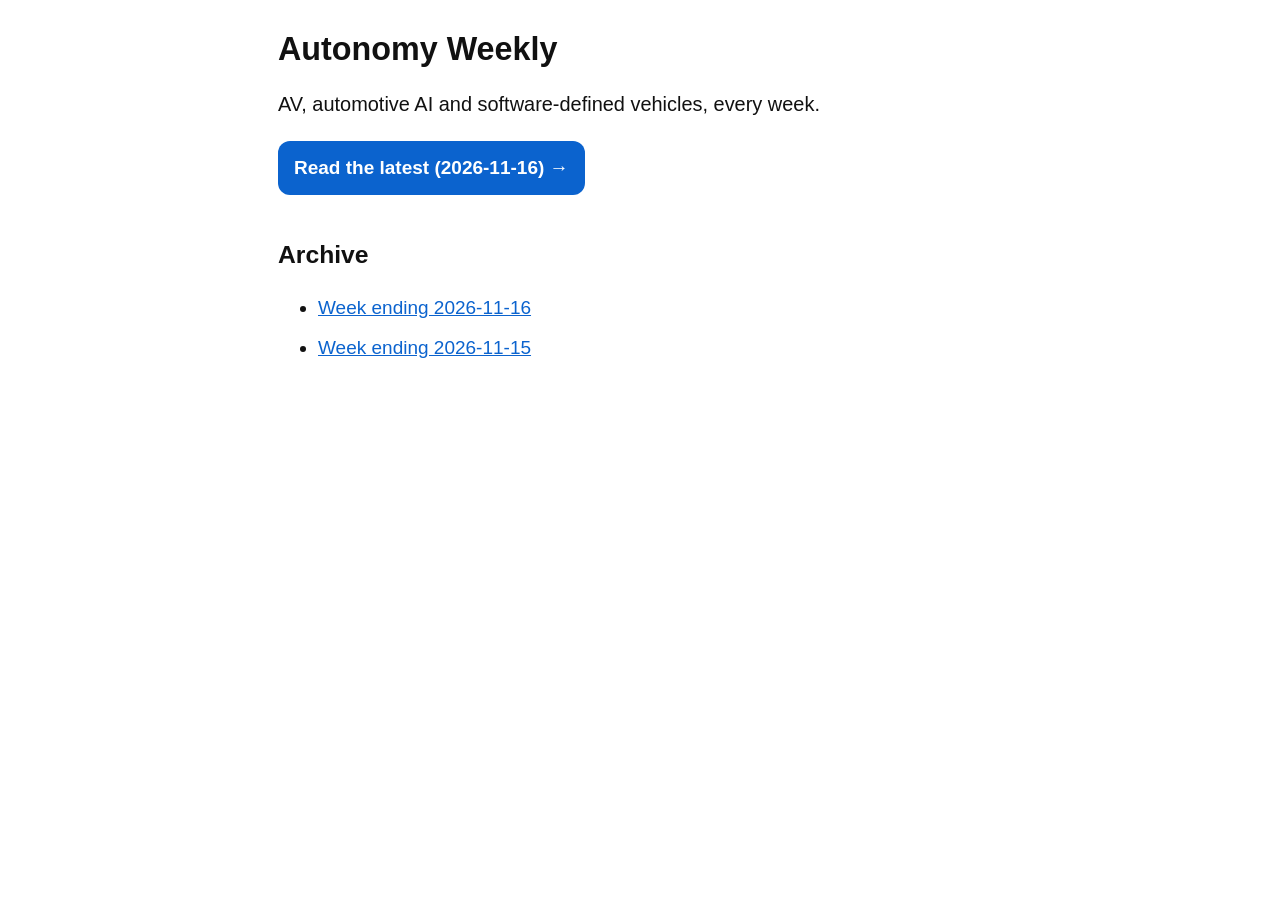
<file: index.html>
<!doctype html><html lang="en"><head><meta charset="utf-8"><meta name="viewport" content="width=device-width,initial-scale=1">
<meta name="color-scheme" content="light dark"><title>Autonomy Weekly</title><link rel="stylesheet" href="style.css"></head><body>
<header><h1>Autonomy Weekly</h1><p class="lead">AV, automotive AI and software-defined vehicles, every week.</p>
<p><a class="cta" href="2026-11-16/">Read the latest (2026-11-16) →</a></p></header><main><h2>Archive</h2><ul><li><a href="2026-11-16/">Week ending 2026-11-16</a></li><li><a href="2026-11-15/">Week ending 2026-11-15</a></li></ul></main></body></html>
</file>
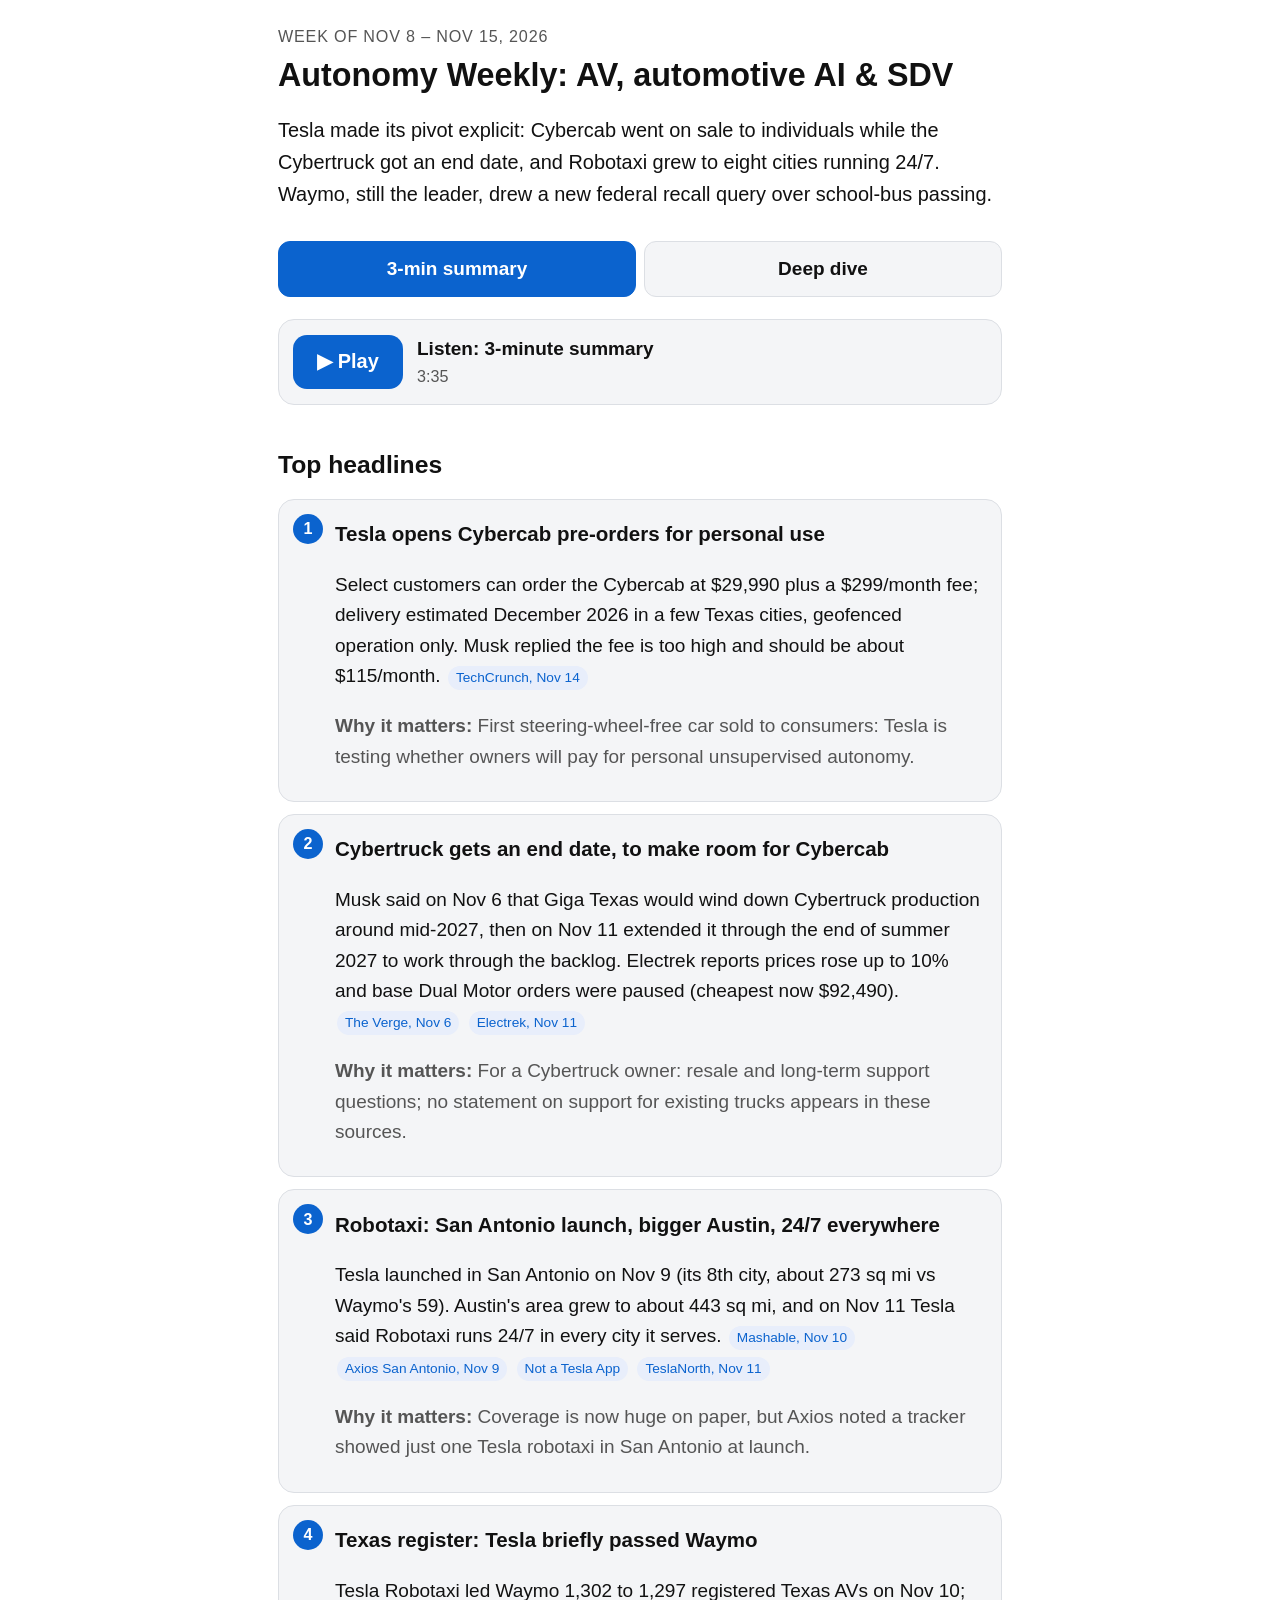
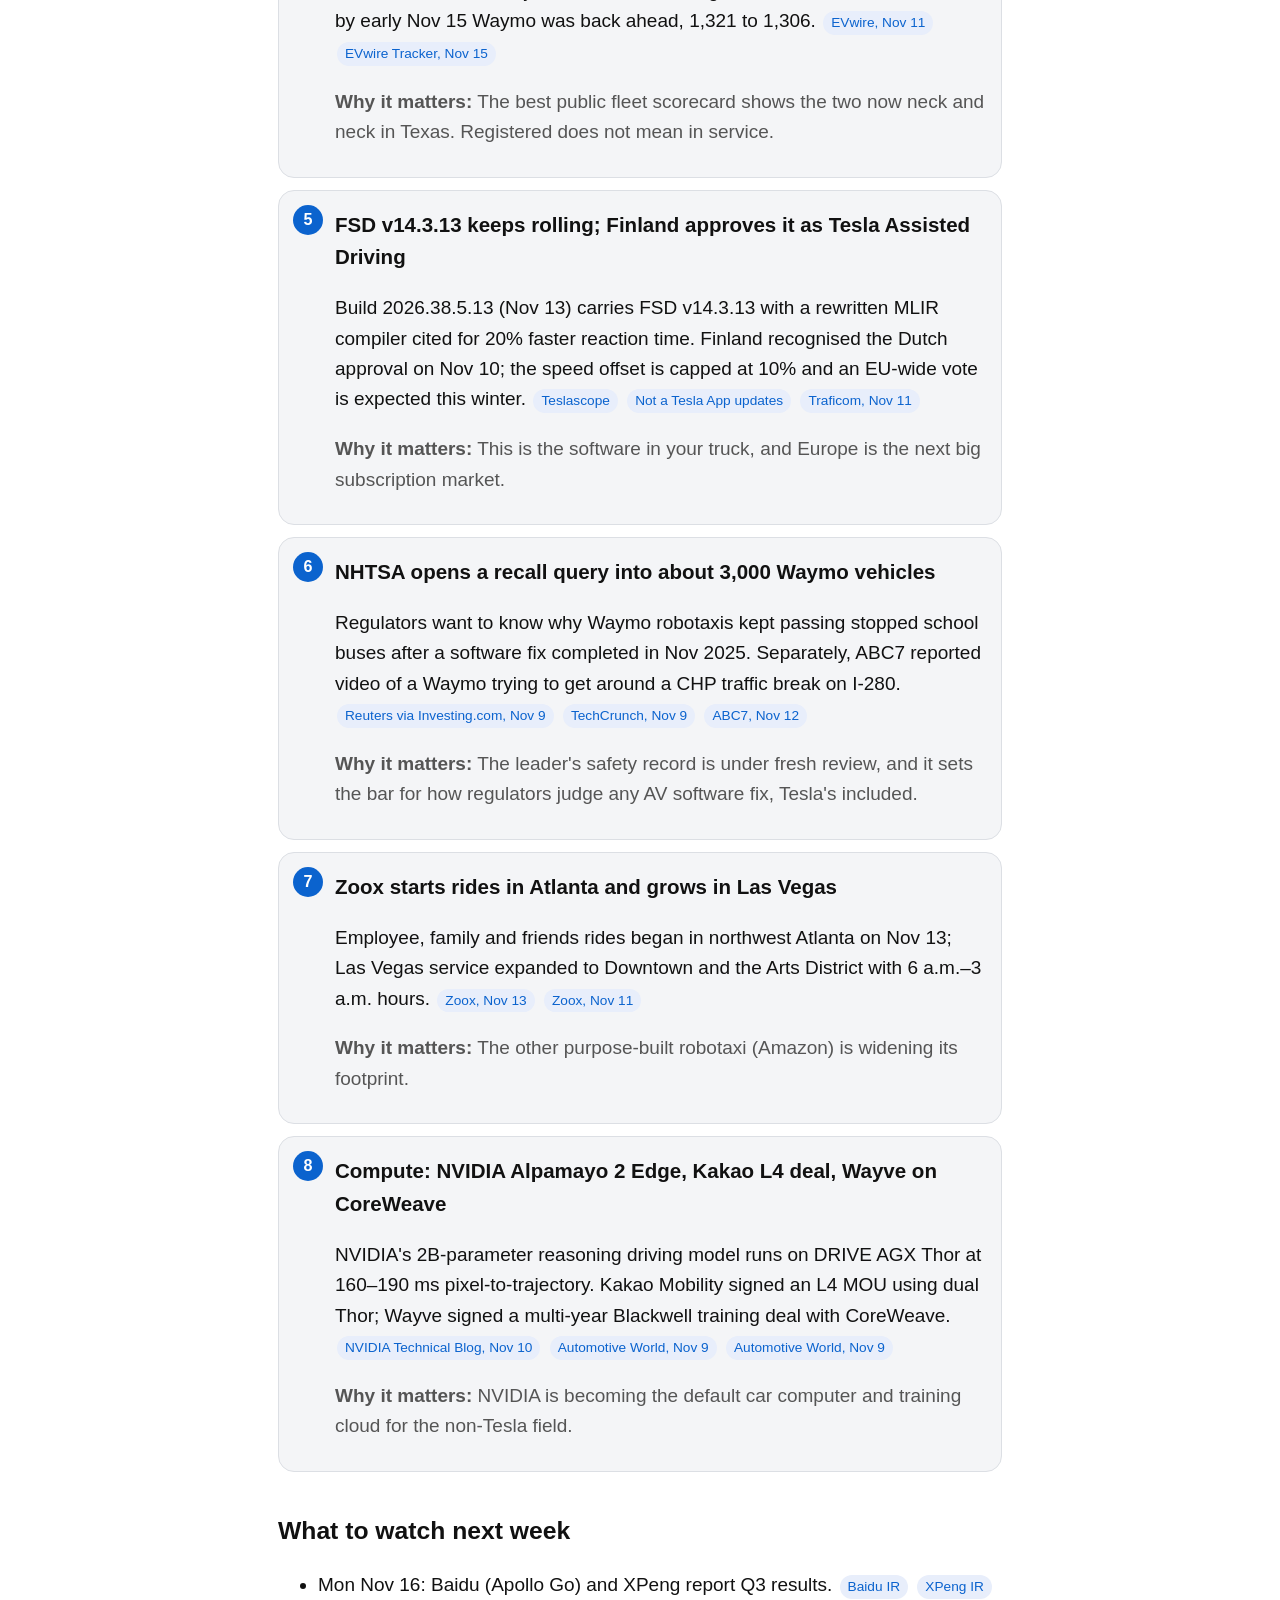
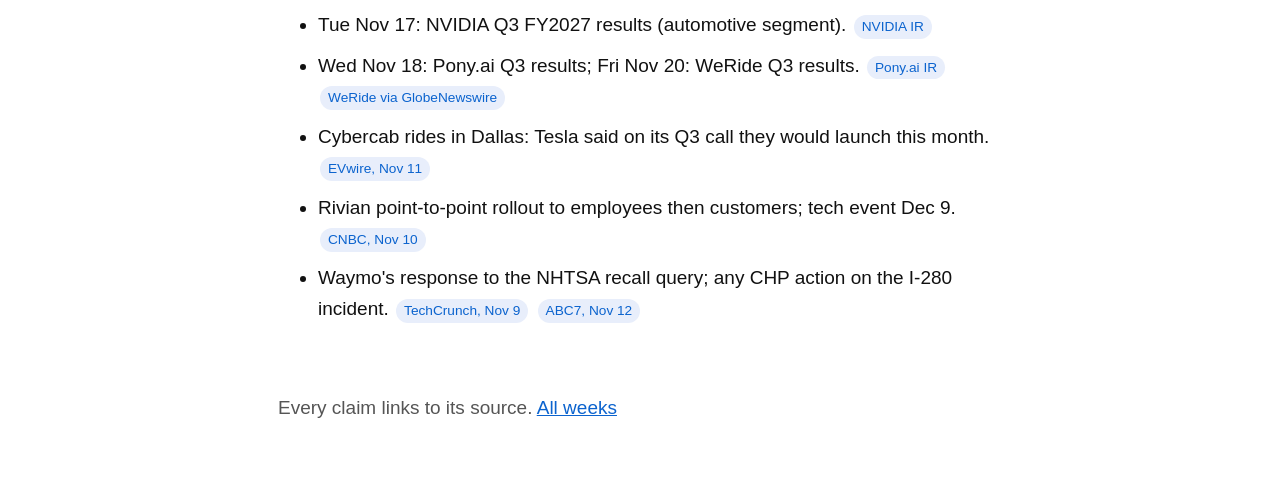
<file: 2026-11-15/index.html>
<!doctype html><html lang="en"><head><meta charset="utf-8">
<meta name="viewport" content="width=device-width,initial-scale=1"><meta name="color-scheme" content="light dark">
<title>Autonomy Weekly: AV, automotive AI &amp; SDV · Nov 8 – Nov 15, 2026</title><link rel="stylesheet" href="../style.css"></head><body>
<header><p class="kicker">Week of Nov 8 – Nov 15, 2026</p><h1>Autonomy Weekly: AV, automotive AI &amp; SDV</h1><p class="lead">Tesla made its pivot explicit: Cybercab went on sale to individuals while the Cybertruck got an end date, and Robotaxi grew to eight cities running 24/7. Waymo, still the leader, drew a new federal recall query over school-bus passing.</p>
<nav class="tabs" role="tablist"><button class="tab on" data-v="sum">3-min summary</button><button class="tab" data-v="deep">Deep dive</button></nav></header>
<main>
<div id="v-sum" class="view"><div class="player"><button class="play" data-a="summary" aria-label="Play Listen: 3-minute summary">▶ Play</button>
<div class="pmeta"><b>Listen: 3-minute summary</b><span id="t-summary">3:35</span></div>
<audio id="a-summary" src="summary.mp3" preload="none"></audio></div>
<h2>Top headlines</h2><article class="card"><div class="num">1</div><h3>Tesla opens Cybercab pre-orders for personal use</h3><p>Select customers can order the Cybercab at $29,990 plus a $299/month fee; delivery estimated December 2026 in a few Texas cities, geofenced operation only. Musk replied the fee is too high and should be about $115/month. <a class="src" href="https://techcrunch.com/2026/11/14/tesla-opens-cybercab-pre-orders-for-personal-use-with-geo-restrictions-and-a-299-monthly-fee/" target="_blank" rel="noopener">TechCrunch, Nov 14</a></p><p class="why"><b>Why it matters:</b> First steering-wheel-free car sold to consumers: Tesla is testing whether owners will pay for personal unsupervised autonomy.</p></article><article class="card"><div class="num">2</div><h3>Cybertruck gets an end date, to make room for Cybercab</h3><p>Musk said on Nov 6 that Giga Texas would wind down Cybertruck production around mid-2027, then on Nov 11 extended it through the end of summer 2027 to work through the backlog. Electrek reports prices rose up to 10% and base Dual Motor orders were paused (cheapest now $92,490). <a class="src" href="https://www.theverge.com/transportation/1028542/tesla-cybertruck-winding-down-production-2027" target="_blank" rel="noopener">The Verge, Nov 6</a> <a class="src" href="https://electrek.co/2026/11/11/tesla-extends-cybertruck-production-summer-2027-fan-backlash/" target="_blank" rel="noopener">Electrek, Nov 11</a></p><p class="why"><b>Why it matters:</b> For a Cybertruck owner: resale and long-term support questions; no statement on support for existing trucks appears in these sources.</p></article><article class="card"><div class="num">3</div><h3>Robotaxi: San Antonio launch, bigger Austin, 24/7 everywhere</h3><p>Tesla launched in San Antonio on Nov 9 (its 8th city, about 273 sq mi vs Waymo&#x27;s 59). Austin&#x27;s area grew to about 443 sq mi, and on Nov 11 Tesla said Robotaxi runs 24/7 in every city it serves. <a class="src" href="https://sea.mashable.com/transportation/56787/tesla-launches-robotaxi-service-in-san-antonio" target="_blank" rel="noopener">Mashable, Nov 10</a> <a class="src" href="https://www.axios.com/local/san-antonio/2026/11/09/tesla-robotaxis-san-antonio-self-driving-cars" target="_blank" rel="noopener">Axios San Antonio, Nov 9</a> <a class="src" href="https://www.notateslaapp.com/news/4975/tesla-robotaxi-area-expands-in-austin-increases-hours-again" target="_blank" rel="noopener">Not a Tesla App</a> <a class="src" href="https://teslanorth.com/2026/11/11/tesla-robotaxi-24-7-every-city/" target="_blank" rel="noopener">TeslaNorth, Nov 11</a></p><p class="why"><b>Why it matters:</b> Coverage is now huge on paper, but Axios noted a tracker showed just one Tesla robotaxi in San Antonio at launch.</p></article><article class="card"><div class="num">4</div><h3>Texas register: Tesla briefly passed Waymo</h3><p>Tesla Robotaxi led Waymo 1,302 to 1,297 registered Texas AVs on Nov 10; by early Nov 15 Waymo was back ahead, 1,321 to 1,306. <a class="src" href="https://evwire.com/p/tesla-overtakes-waymo-texas-robotaxi-registrations" target="_blank" rel="noopener">EVwire, Nov 11</a> <a class="src" href="https://tracker.evwire.com/charts/operators" target="_blank" rel="noopener">EVwire Tracker, Nov 15</a></p><p class="why"><b>Why it matters:</b> The best public fleet scorecard shows the two now neck and neck in Texas. Registered does not mean in service.</p></article><article class="card"><div class="num">5</div><h3>FSD v14.3.13 keeps rolling; Finland approves it as Tesla Assisted Driving</h3><p>Build 2026.38.5.13 (Nov 13) carries FSD v14.3.13 with a rewritten MLIR compiler cited for 20% faster reaction time. Finland recognised the Dutch approval on Nov 10; the speed offset is capped at 10% and an EU-wide vote is expected this winter. <a class="src" href="https://teslascope.com/software/full-self-driving/14.3.13" target="_blank" rel="noopener">Teslascope</a> <a class="src" href="https://www.notateslaapp.com/software-updates/" target="_blank" rel="noopener">Not a Tesla App updates</a> <a class="src" href="https://www.traficom.fi/en/news/teslas-driver-assistance-system-now-permitted-finnish-roads" target="_blank" rel="noopener">Traficom, Nov 11</a></p><p class="why"><b>Why it matters:</b> This is the software in your truck, and Europe is the next big subscription market.</p></article><article class="card"><div class="num">6</div><h3>NHTSA opens a recall query into about 3,000 Waymo vehicles</h3><p>Regulators want to know why Waymo robotaxis kept passing stopped school buses after a software fix completed in Nov 2025. Separately, ABC7 reported video of a Waymo trying to get around a CHP traffic break on I-280. <a class="src" href="https://www.investing.com/news/stock-market-news/us-opens-probe-into-2895-waymo-vehicles-over-school-bus-safety-violations-5011247" target="_blank" rel="noopener">Reuters via Investing.com, Nov 9</a> <a class="src" href="https://techcrunch.com/2026/11/09/waymo-robotaxis-kept-illegally-passing-school-buses-after-software-fix-feds-say/" target="_blank" rel="noopener">TechCrunch, Nov 9</a> <a class="src" href="https://abc7news.com/post/video-driverless-waymo-tries-bypass-chp-traffic-break-san-francisco-freeway/20036828/" target="_blank" rel="noopener">ABC7, Nov 12</a></p><p class="why"><b>Why it matters:</b> The leader&#x27;s safety record is under fresh review, and it sets the bar for how regulators judge any AV software fix, Tesla&#x27;s included.</p></article><article class="card"><div class="num">7</div><h3>Zoox starts rides in Atlanta and grows in Las Vegas</h3><p>Employee, family and friends rides began in northwest Atlanta on Nov 13; Las Vegas service expanded to Downtown and the Arts District with 6 a.m.–3 a.m. hours. <a class="src" href="https://zoox.com/journal/atlanta-expansion-robotaxi" target="_blank" rel="noopener">Zoox, Nov 13</a> <a class="src" href="https://zoox.com/journal/las-vegas" target="_blank" rel="noopener">Zoox, Nov 11</a></p><p class="why"><b>Why it matters:</b> The other purpose-built robotaxi (Amazon) is widening its footprint.</p></article><article class="card"><div class="num">8</div><h3>Compute: NVIDIA Alpamayo 2 Edge, Kakao L4 deal, Wayve on CoreWeave</h3><p>NVIDIA&#x27;s 2B-parameter reasoning driving model runs on DRIVE AGX Thor at 160–190 ms pixel-to-trajectory. Kakao Mobility signed an L4 MOU using dual Thor; Wayve signed a multi-year Blackwell training deal with CoreWeave. <a class="src" href="https://developer.nvidia.com/blog/running-av-reasoning-models-within-onboard-compute-and-latency-limits/" target="_blank" rel="noopener">NVIDIA Technical Blog, Nov 10</a> <a class="src" href="https://www.automotiveworld.com/news/kakao-mobility-and-nvidia-team-up-on-level-4-autonomy/" target="_blank" rel="noopener">Automotive World, Nov 9</a> <a class="src" href="https://www.automotiveworld.com/news/wayve-to-train-ai-driver-on-coreweave-in-multi-year-deal/" target="_blank" rel="noopener">Automotive World, Nov 9</a></p><p class="why"><b>Why it matters:</b> NVIDIA is becoming the default car computer and training cloud for the non-Tesla field.</p></article>
<h2>What to watch next week</h2><ul><li>Mon Nov 16: Baidu (Apollo Go) and XPeng report Q3 results. <a class="src" href="https://baidu.gcs-web.com/news-releases/news-release-details/baidu-report-third-quarter-2026-financial-results-november-16/" target="_blank" rel="noopener">Baidu IR</a> <a class="src" href="https://ir.xiaopeng.com/node/10276/pdf" target="_blank" rel="noopener">XPeng IR</a></li><li>Tue Nov 17: NVIDIA Q3 FY2027 results (automotive segment). <a class="src" href="https://investor.nvidia.com/news/press-release-details/2026/NVIDIA-Sets-Conference-Call-for-Third-Quarter-Financial-Results/default.aspx" target="_blank" rel="noopener">NVIDIA IR</a></li><li>Wed Nov 18: Pony.ai Q3 results; Fri Nov 20: WeRide Q3 results. <a class="src" href="https://ir.pony.ai/news-releases/news-release-details/pony-ai-inc-report-third-quarter-2026-financial-results-november" target="_blank" rel="noopener">Pony.ai IR</a> <a class="src" href="https://www.globenewswire.com/news-release/2026/11/09/3398038/0/en/weride-to-report-third-quarter-2026-financial-results-on-friday-november-20-2026.html" target="_blank" rel="noopener">WeRide via GlobeNewswire</a></li><li>Cybercab rides in Dallas: Tesla said on its Q3 call they would launch this month. <a class="src" href="https://evwire.com/p/tesla-overtakes-waymo-texas-robotaxi-registrations" target="_blank" rel="noopener">EVwire, Nov 11</a></li><li>Rivian point-to-point rollout to employees then customers; tech event Dec 9. <a class="src" href="https://www.cnbc.com/2026/11/10/rivian-r2-autonomy-2027-rj-scaringe.html" target="_blank" rel="noopener">CNBC, Nov 10</a></li><li>Waymo&#x27;s response to the NHTSA recall query; any CHP action on the I-280 incident. <a class="src" href="https://techcrunch.com/2026/11/09/waymo-robotaxis-kept-illegally-passing-school-buses-after-software-fix-feds-say/" target="_blank" rel="noopener">TechCrunch, Nov 9</a> <a class="src" href="https://abc7news.com/post/video-driverless-waymo-tries-bypass-chp-traffic-break-san-francisco-freeway/20036828/" target="_blank" rel="noopener">ABC7, Nov 12</a></li></ul></div>
<div id="v-deep" class="view" hidden><div class="player"><button class="play" data-a="deep-dive" aria-label="Play Listen: deep dive">▶ Play</button>
<div class="pmeta"><b>Listen: deep dive</b><span id="t-deep-dive">10:05</span></div>
<audio id="a-deep-dive" src="deep-dive.mp3" preload="none"></audio></div>
<section><h2>Tesla FSD &amp; Robotaxi</h2><ul><li>Cybercab for owners. Buyers must accept delivery in one of a handful of Texas cities; the car runs only in geofenced areas; estimated delivery December 2026; $29,990 plus $299/month. Musk said the fee should be more like $115/month, and Ashok Elluswamy said it will run unsupervised in the same areas as Robotaxi. <a class="src" href="https://techcrunch.com/2026/11/14/tesla-opens-cybercab-pre-orders-for-personal-use-with-geo-restrictions-and-a-299-monthly-fee/" target="_blank" rel="noopener">TechCrunch, Nov 14</a></li><li>Cybertruck wind-down. Nov 6: production at Giga Texas to wind down around mid-2027 for Cybercab. Nov 9: &quot;in about 8 months.&quot; Nov 11: extended through end of summer 2027. Electrek estimates a pre-announcement pace of about 30,000 a year and notes no new consumer vehicle has been announced. <a class="src" href="https://www.theverge.com/transportation/1028542/tesla-cybertruck-winding-down-production-2027" target="_blank" rel="noopener">The Verge, Nov 6</a> <a class="src" href="https://electrek.co/2026/11/11/tesla-extends-cybertruck-production-summer-2027-fan-backlash/" target="_blank" rel="noopener">Electrek, Nov 11</a></li><li>San Antonio. Launched Nov 9 with a $16 test ride (vs about $23 on Waymo, per KSAT). Tesla is not yet authorized at the airport, and Axios cited a tracker showing one vehicle at launch. <a class="src" href="https://www.ksat.com/news/local/2026/11/09/tesla-launches-self-driving-robotaxi-service-in-san-antonio/" target="_blank" rel="noopener">KSAT, Nov 9</a> <a class="src" href="https://www.axios.com/local/san-antonio/2026/11/09/tesla-robotaxis-san-antonio-self-driving-cars" target="_blank" rel="noopener">Axios San Antonio, Nov 9</a></li><li>Hours and area. Austin grew to about 443 sq mi; Robotaxi went 24/7 in all cities on Nov 11, ahead of the year-end goal Tesla gave on its Q3 call. <a class="src" href="https://www.notateslaapp.com/news/4975/tesla-robotaxi-area-expands-in-austin-increases-hours-again" target="_blank" rel="noopener">Not a Tesla App</a> <a class="src" href="https://teslanorth.com/2026/11/11/tesla-robotaxi-24-7-every-city/" target="_blank" rel="noopener">TeslaNorth, Nov 11</a></li><li>Fleet. Tesla&#x27;s Texas register count included 573 Cybercabs and 729 Model Ys when it passed Waymo on Nov 10. <a class="src" href="https://evwire.com/p/tesla-overtakes-waymo-texas-robotaxi-registrations" target="_blank" rel="noopener">EVwire, Nov 11</a></li><li>FSD v14.3.13 notes: upgraded RL training, new vision encoder, MLIR compiler for 20% faster reaction, better handling of emergency vehicles, school buses and small animals, and an intervention-free streak counter. <a class="src" href="https://teslascope.com/software/full-self-driving/14.3.13" target="_blank" rel="noopener">Teslascope</a></li><li>Subscriptions. Not a Tesla App reports, citing a source, that Musk personally decided to drop basic Autopilot from new cars to boost FSD subscriptions; Tesla reported a record 1.74M subscribers in Q3. <a class="src" href="https://www.notateslaapp.com/news/4988/exclusive-musk-cut-basic-autopilot-from-new-vehicles-to-boost-fsd-subscriptions" target="_blank" rel="noopener">Not a Tesla App, Nov 11</a></li><li>Europe. In Finland the system is now Tesla Assisted Driving, max speed offset 10% and reset each drive. Build 2026.39.100 (FSD 14.2.2.7) brings the renaming to Europe. <a class="src" href="https://www.traficom.fi/en/news/teslas-driver-assistance-system-now-permitted-finnish-roads" target="_blank" rel="noopener">Traficom, Nov 11</a> <a class="src" href="https://www.notateslaapp.com/software-updates/version/2026.39.100/release-notes" target="_blank" rel="noopener">Not a Tesla App, 2026.39.100</a></li><li>China. Electrek reports Tesla&#x27;s domestic retail sales there fell 66% in October. <a class="src" href="https://electrek.co/2026/11/11/tesla-extends-cybertruck-production-summer-2027-fan-backlash/" target="_blank" rel="noopener">Electrek, Nov 11</a></li></ul></section><section><h2>Tesla vs robotaxi competitors</h2><div class="tw"><table><thead><tr><th>Operator</th><th>Where</th><th>Driverless status</th><th>Fleet</th><th>This week</th></tr></thead><tbody><tr><td>Tesla</td><td>8 US cities: Austin, Dallas, Houston, Fort Worth, San Antonio, Miami, Orlando, Tampa <a class="src" href="https://sea.mashable.com/transportation/56787/tesla-launches-robotaxi-service-in-san-antonio" target="_blank" rel="noopener">Mashable, Nov 10</a></td><td>Driverless rides; 24/7 since Nov 11 <a class="src" href="https://teslanorth.com/2026/11/11/tesla-robotaxi-24-7-every-city/" target="_blank" rel="noopener">TeslaNorth, Nov 11</a></td><td>1,306 registered in Texas (Nov 15) <a class="src" href="https://tracker.evwire.com/charts/operators" target="_blank" rel="noopener">EVwire Tracker, Nov 15</a></td><td>San Antonio launch; Austin to ~443 sq mi; Cybercab personal pre-orders <a class="src" href="https://www.axios.com/local/san-antonio/2026/11/09/tesla-robotaxis-san-antonio-self-driving-cars" target="_blank" rel="noopener">Axios San Antonio, Nov 9</a> <a class="src" href="https://www.notateslaapp.com/news/4975/tesla-robotaxi-area-expands-in-austin-increases-hours-again" target="_blank" rel="noopener">Not a Tesla App</a> <a class="src" href="https://techcrunch.com/2026/11/14/tesla-opens-cybercab-pre-orders-for-personal-use-with-geo-restrictions-and-a-299-monthly-fee/" target="_blank" rel="noopener">TechCrunch, Nov 14</a></td></tr><tr><td>Waymo</td><td>14 US cities with public riders <a class="src" href="https://careers.withwaymo.com/blogs/89e712be-5d4a-48b3-a945-b60090823408/welcoming-our-first-riders-in-denver-san-diego-and-tampa" target="_blank" rel="noopener">Waymo blog, Aug 31</a></td><td>Fully driverless, paid <a class="src" href="https://careers.withwaymo.com/blogs/89e712be-5d4a-48b3-a945-b60090823408/welcoming-our-first-riders-in-denver-san-diego-and-tampa" target="_blank" rel="noopener">Waymo blog, Aug 31</a></td><td>4,000+ (Sep); 1,321 registered in Texas <a class="src" href="https://techcrunch.com/2026/09/01/waymo-accelerates-robotaxi-expansion-with-launches-in-denver-san-diego-and-tampa/" target="_blank" rel="noopener">TechCrunch, Sep 1</a> <a class="src" href="https://tracker.evwire.com/charts/operators" target="_blank" rel="noopener">EVwire Tracker, Nov 15</a></td><td>NHTSA recall query; I-280 CHP video; Bay Area 350 sq mi <a class="src" href="https://techcrunch.com/2026/11/09/waymo-robotaxis-kept-illegally-passing-school-buses-after-software-fix-feds-say/" target="_blank" rel="noopener">TechCrunch, Nov 9</a> <a class="src" href="https://abc7news.com/post/video-driverless-waymo-tries-bypass-chp-traffic-break-san-francisco-freeway/20036828/" target="_blank" rel="noopener">ABC7, Nov 12</a> <a class="src" href="https://www.kalw.org/bay-area-news/2026-11-11/waymo-expands-service-in-south-bay" target="_blank" rel="noopener">KALW, Nov 11</a></td></tr><tr><td>Zoox</td><td>Public in Las Vegas; SF early riders; testing Austin, Miami, Atlanta <a class="src" href="https://zoox.com/journal/atlanta-expansion-robotaxi" target="_blank" rel="noopener">Zoox, Nov 13</a></td><td>Driverless, purpose-built; paid in Las Vegas since August <a class="src" href="https://www.reviewjournal.com/local/traffic/zoox-offering-updated-las-vegas-service-area-vehicles-and-operating-hours-3913486/" target="_blank" rel="noopener">Las Vegas Review-Journal, Nov 12</a></td><td>About 150 nationally (CEO) <a class="src" href="https://exa.ai/library/podcast/sqnfbmn3j3f/episode/mlp0lwbtx2c" target="_blank" rel="noopener">WSJ Tech News Briefing transcript, Nov 11</a></td><td>Atlanta employee rides; Vegas Downtown, 6am–3am <a class="src" href="https://zoox.com/journal/atlanta-expansion-robotaxi" target="_blank" rel="noopener">Zoox, Nov 13</a> <a class="src" href="https://zoox.com/journal/las-vegas" target="_blank" rel="noopener">Zoox, Nov 11</a></td></tr><tr><td>Baidu Apollo Go</td><td>28 cities <a class="src" href="https://aiweekly.co/alerts/baidu-unveils-apollo-world-to-train-apollo-go-robotaxis" target="_blank" rel="noopener">AI Weekly, Nov 4</a></td><td>240M+ fully driverless km <a class="src" href="https://aiweekly.co/alerts/baidu-unveils-apollo-world-to-train-apollo-go-robotaxis" target="_blank" rel="noopener">AI Weekly, Nov 4</a></td><td>Not stated in sources</td><td>Q3 results Mon Nov 16 <a class="src" href="https://baidu.gcs-web.com/news-releases/news-release-details/baidu-report-third-quarter-2026-financial-results-november-16/" target="_blank" rel="noopener">Baidu IR</a></td></tr><tr><td>Pony.ai</td><td>China core cities; Zagreb; Doha; Manchester mapping <a class="src" href="https://blog.pony.ai/scaling-autonomous-mobility-pony-ai-ceo-james-peng-on-global-expansion-partnerships-and-the-economics-of-robotaxis/" target="_blank" rel="noopener">Pony.ai blog, Nov 5</a> <a class="src" href="https://thetab.com/2026/11/12/self-driving-taxis-are-coming-to-manchester-heres-what-we-know" target="_blank" rel="noopener">The Manchester Tab, Nov 12</a></td><td>Commercial in Zagreb since April; driverless test rides since Sept <a class="src" href="https://blog.pony.ai/scaling-autonomous-mobility-pony-ai-ceo-james-peng-on-global-expansion-partnerships-and-the-economics-of-robotaxis/" target="_blank" rel="noopener">Pony.ai blog, Nov 5</a></td><td>Target 3,500+ by end-2026 <a class="src" href="https://blog.pony.ai/scaling-autonomous-mobility-pony-ai-ceo-james-peng-on-global-expansion-partnerships-and-the-economics-of-robotaxis/" target="_blank" rel="noopener">Pony.ai blog, Nov 5</a></td><td>Manchester mapping with safety drivers <a class="src" href="https://thetab.com/2026/11/12/self-driving-taxis-are-coming-to-manchester-heres-what-we-know" target="_blank" rel="noopener">The Manchester Tab, Nov 12</a></td></tr></tbody></table></div></section><section><h2>Tesla FSD vs consumer driver-assist rivals</h2><div class="tw"><table><thead><tr><th>System</th><th>What it does today</th><th>Next step</th></tr></thead><tbody><tr><td>Tesla FSD (Supervised) v14.3.13</td><td>Point-to-point, hands-free incl. city streets; subscription-only in North America; 1.74M subscribers in Q3 <a class="src" href="https://teslascope.com/software/full-self-driving/14.3.13" target="_blank" rel="noopener">Teslascope</a> <a class="src" href="https://www.notateslaapp.com/news/4988/exclusive-musk-cut-basic-autopilot-from-new-vehicles-to-boost-fsd-subscriptions" target="_blank" rel="noopener">Not a Tesla App, Nov 11</a> <a class="src" href="https://insideevs.com/features/814729/mercedes-drive-assist-pro/" target="_blank" rel="noopener">InsideEVs, Nov 9</a></td><td>EU-wide vote this winter; pothole avoidance listed as upcoming <a class="src" href="https://www.traficom.fi/en/news/teslas-driver-assistance-system-now-permitted-finnish-roads" target="_blank" rel="noopener">Traficom, Nov 11</a> <a class="src" href="https://teslascope.com/software/full-self-driving/14.3.13" target="_blank" rel="noopener">Teslascope</a></td></tr><tr><td>GM Super Cruise</td><td>Hands-free on mapped highways; about 750,000 enabled vehicles in North America <a class="src" href="https://insideevs.com/news/814815/gm-super-cruise-cadillac-europe/" target="_blank" rel="noopener">InsideEVs, Nov 9</a></td><td>Europe from mid-December; eyes-off targeted for 2028 <a class="src" href="https://insideevs.com/news/814815/gm-super-cruise-cadillac-europe/" target="_blank" rel="noopener">InsideEVs, Nov 9</a> <a class="src" href="https://www.cnbc.com/2026/10/12/cramer-gm-eyes-off-driving-2028.html" target="_blank" rel="noopener">CNBC, Oct 12</a></td></tr><tr><td>Rivian</td><td>Hands-free highway assist <a class="src" href="https://www.cnbc.com/2026/11/10/rivian-r2-autonomy-2027-rj-scaringe.html" target="_blank" rel="noopener">CNBC, Nov 10</a></td><td>Point-to-point in coming weeks/months; broader release 2027 <a class="src" href="https://www.cnbc.com/2026/11/10/rivian-r2-autonomy-2027-rj-scaringe.html" target="_blank" rel="noopener">CNBC, Nov 10</a></td></tr><tr><td>Mercedes MB.Drive Assist Pro</td><td>Point-to-point L2; hands-free on highways, hand on wheel in cities <a class="src" href="https://insideevs.com/features/814729/mercedes-drive-assist-pro/" target="_blank" rel="noopener">InsideEVs, Nov 9</a></td><td>Broad rollout early next year, incl. OTA for eligible cars <a class="src" href="https://insideevs.com/features/814729/mercedes-drive-assist-pro/" target="_blank" rel="noopener">InsideEVs, Nov 9</a></td></tr><tr><td>BMW</td><td>City Assistant stops/starts at lights <a class="src" href="https://newsroom.bmwgroup.com/global/bmw-to-expand-urban-driver-assistance-functions-from-2027/" target="_blank" rel="noopener">BMW Group, Nov 2</a></td><td>Navigation-guided city L2 in Germany from 2027 <a class="src" href="https://newsroom.bmwgroup.com/global/bmw-to-expand-urban-driver-assistance-functions-from-2027/" target="_blank" rel="noopener">BMW Group, Nov 2</a></td></tr><tr><td>Huawei ADS 5</td><td>Adds roaming cruise without a destination; spot-to-spot parking 3.0 <a class="src" href="https://www.ithome.com/1/026/957.htm" target="_blank" rel="noopener">IT之家, Nov 13</a></td><td>190,000+ owners joined its open contest <a class="src" href="https://www.ithome.com/1/026/957.htm" target="_blank" rel="noopener">IT之家, Nov 13</a></td></tr><tr><td>BYD God&#x27;s Eye</td><td>4.19M+ cars with driver assistance; 260M km of data per day <a class="src" href="https://www.ithome.com/1/027/076.htm" target="_blank" rel="noopener">IT之家, Nov 14</a></td><td>Emergency steering demo at 130 km/h on Seal 07 <a class="src" href="https://carnewschina.com/2026/11/13/byd-seal-07-performs-autonomous-emergency-steering-at-130-km-h-to-avoid-collision/" target="_blank" rel="noopener">CarNewsChina, Nov 13</a></td></tr></tbody></table></div></section><section><h2>Robotaxi &amp; L4 (beyond Tesla)</h2><ul><li>Waymo: NHTSA&#x27;s recall query covers nearly 3,000 vehicles; Austin ISD documented 19 violations. Waymo says it has had no citations since March. <a class="src" href="https://www.investing.com/news/stock-market-news/us-opens-probe-into-2895-waymo-vehicles-over-school-bus-safety-violations-5011247" target="_blank" rel="noopener">Reuters via Investing.com, Nov 9</a> <a class="src" href="https://techcrunch.com/2026/11/09/waymo-robotaxis-kept-illegally-passing-school-buses-after-software-fix-feds-say/" target="_blank" rel="noopener">TechCrunch, Nov 9</a></li><li>Waymo: a driverless car tried twice to pass a CHP traffic break on I-280 near John Daly Blvd before officers blocked it. <a class="src" href="https://abc7news.com/post/video-driverless-waymo-tries-bypass-chp-traffic-break-san-francisco-freeway/20036828/" target="_blank" rel="noopener">ABC7, Nov 12</a></li><li>Waymo: South Bay expansion takes the Bay Area area to 350 sq mi; it also offers $2.85 credits for pairing rides with transit. <a class="src" href="https://www.kalw.org/bay-area-news/2026-11-11/waymo-expands-service-in-south-bay" target="_blank" rel="noopener">KALW, Nov 11</a></li><li>Zoox: Atlanta rides for employees, family and friends; public Explorers program planned there in 2027. Las Vegas: Downtown, Arts District, 6 a.m.–3 a.m. <a class="src" href="https://zoox.com/journal/atlanta-expansion-robotaxi" target="_blank" rel="noopener">Zoox, Nov 13</a> <a class="src" href="https://www.reviewjournal.com/local/traffic/zoox-offering-updated-las-vegas-service-area-vehicles-and-operating-hours-3913486/" target="_blank" rel="noopener">Las Vegas Review-Journal, Nov 12</a></li><li>Pony.ai: mapping Manchester with Uber and Verne, safety drivers and no passengers; no passenger application yet. <a class="src" href="https://thetab.com/2026/11/12/self-driving-taxis-are-coming-to-manchester-heres-what-we-know" target="_blank" rel="noopener">The Manchester Tab, Nov 12</a></li></ul></section><section><h2>Consumer ADAS / L2+</h2><ul><li>Rivian: CEO RJ Scaringe calls 2027 an inflection year; point-to-point driving is coming first to employees, then customers, with AVs on Uber targeted by 2028. <a class="src" href="https://www.cnbc.com/2026/11/10/rivian-r2-autonomy-2027-rj-scaringe.html" target="_blank" rel="noopener">CNBC, Nov 10</a></li><li>GM: Super Cruise launches in Europe in mid-December on the Optiq, Lyriq and Vistiq, across 111,000+ miles in 16 countries. <a class="src" href="https://insideevs.com/news/814815/gm-super-cruise-cadillac-europe/" target="_blank" rel="noopener">InsideEVs, Nov 9</a></li><li>Mercedes: CTO Jörg Burzer frames the hand-on-wheel city rule as the L2/L3 line; FSD users interviewed by InsideEVs were unconvinced. <a class="src" href="https://insideevs.com/features/814729/mercedes-drive-assist-pro/" target="_blank" rel="noopener">InsideEVs, Nov 9</a></li></ul></section><section><h2>Chips &amp; compute</h2><ul><li>NVIDIA Alpamayo 2 Edge: 2B-parameter reasoning VLA that reasons only when needed; closed-loop RL improved driving 48.9%; 160–190 ms on DRIVE AGX Thor. <a class="src" href="https://developer.nvidia.com/blog/running-av-reasoning-models-within-onboard-compute-and-latency-limits/" target="_blank" rel="noopener">NVIDIA Technical Blog, Nov 10</a></li><li>Kakao Mobility × NVIDIA: L4 MOU with two DRIVE AGX Thor units, Hyperion and Halos, starting on Kia PBVs; no deployment timeline set. <a class="src" href="https://www.automotiveworld.com/news/kakao-mobility-and-nvidia-team-up-on-level-4-autonomy/" target="_blank" rel="noopener">Automotive World, Nov 9</a></li><li>Wayve × CoreWeave: multi-year deal on Blackwell GPUs for training, evaluation and simulation. <a class="src" href="https://www.automotiveworld.com/news/wayve-to-train-ai-driver-on-coreweave-in-multi-year-deal/" target="_blank" rel="noopener">Automotive World, Nov 9</a> <a class="src" href="https://investors.coreweave.com/news/news-details/2026/CoreWeave-to-Power-Wayves-AI-Driver-Training-in-Multi-Year-Agreement/default.aspx" target="_blank" rel="noopener">CoreWeave IR</a></li></ul></section><section><h2>China</h2><ul><li>Huawei: second Qiankun open contest closed Nov 13 with 190,000+ owners; ADS 5 adds roaming cruise assist and rear-collision avoidance. <a class="src" href="https://www.ithome.com/1/026/957.htm" target="_blank" rel="noopener">IT之家, Nov 13</a></li><li>BYD: 4.19M+ cars with driver assistance and 260M km of data a day (up from 3.95M at end-September). <a class="src" href="https://www.ithome.com/1/027/076.htm" target="_blank" rel="noopener">IT之家, Nov 14</a></li><li>BYD Seal 07 (God&#x27;s Eye B, lidar plus one Orin X) demonstrated emergency steering at 130 km/h; Denza launched the N8 on Nov 12 with God&#x27;s Eye B. <a class="src" href="https://carnewschina.com/2026/11/13/byd-seal-07-performs-autonomous-emergency-steering-at-130-km-h-to-avoid-collision/" target="_blank" rel="noopener">CarNewsChina, Nov 13</a> <a class="src" href="https://chinaaiwire.com/news/denza-n8-launch-driver-assistance-gods-eye-20261112" target="_blank" rel="noopener">China AI Wire, Nov 12</a></li><li>Li Auto: OTA 9.2 brings Mach VLA 2.5 with a 3D ViT perception model, such as reversing to yield on narrow roads. <a class="src" href="https://www.cqn.com.cn/auto/content/2026-11/09/content_9180040.htm" target="_blank" rel="noopener">China Quality News, Nov 9</a></li></ul></section><section><h2>Regulation &amp; safety</h2><ul><li>NHTSA extended comments to Dec 10 on FMVSS 108 changes for vehicles without manual controls, including optional cyan ADS marker lamps. <a class="src" href="https://www.federalregister.gov/documents/2026/11/16/2026-23239/federal-motor-vehicle-safety-standards-modernization-of-fmvss-no-108-to-accommodate-ads-equipped" target="_blank" rel="noopener">Federal Register, Nov 16 issue</a></li><li>Texas liability: a lawyer told KSAT that with no human intervention the company generally stands in the shoes of the operator; Tesla&#x27;s terms include arbitration. <a class="src" href="https://www.ksat.com/news/local/2026/11/09/tesla-launches-self-driving-robotaxi-service-in-san-antonio/" target="_blank" rel="noopener">KSAT, Nov 9</a></li><li>Finland approval is national; the EU-wide decision needs a TCMV vote, then about three weeks to take effect. <a class="src" href="https://www.traficom.fi/en/news/teslas-driver-assistance-system-now-permitted-finnish-roads" target="_blank" rel="noopener">Traficom, Nov 11</a></li></ul></section><section><h2>SDV &amp; OTA</h2><ul><li>Tesla: 2026.38.5.13 (Nov 13, North America) and 2026.39.100 (Nov 11, Europe). <a class="src" href="https://www.notateslaapp.com/software-updates/" target="_blank" rel="noopener">Not a Tesla App updates</a></li><li>GM: OnStar AI Assistant premieres on the 2027 Cadillac Lyriq and can control vehicle functions; GM expects $10.5B in software and services revenue this year. <a class="src" href="https://www.freep.com/story/money/cars/general-motors/2026/11/09/onstar-adds-an-ai-assistant-that-raises-vehicle-tech-game-considerably/92397470007/" target="_blank" rel="noopener">Detroit Free Press, Nov 9</a></li><li>Li Auto OTA 9.2 also adds a map-trip agent and CarPlay/HiCar connectivity. <a class="src" href="https://www.cqn.com.cn/auto/content/2026-11/09/content_9180040.htm" target="_blank" rel="noopener">China Quality News, Nov 9</a></li></ul></section><section><h2>Funding &amp; deals</h2><ul><li>Wayve–CoreWeave compute deal and Kakao–NVIDIA L4 MOU (both Nov 9). <a class="src" href="https://www.automotiveworld.com/news/wayve-to-train-ai-driver-on-coreweave-in-multi-year-deal/" target="_blank" rel="noopener">Automotive World, Nov 9</a> <a class="src" href="https://www.automotiveworld.com/news/kakao-mobility-and-nvidia-team-up-on-level-4-autonomy/" target="_blank" rel="noopener">Automotive World, Nov 9</a></li><li>Lemonade expanded its FSD insurance discount (50% off FSD miles) to Ohio. <a class="src" href="https://teslanorth.com/2026/11/09/lemonade-tesla-fsd-insurance-ohio/" target="_blank" rel="noopener">TeslaNorth, Nov 9</a></li><li>Just before the window: Neolix raised nearly $400M (Nov 2), Humble Robotics $51M (Nov 5). <a class="src" href="https://vertexholdings.com/news/neolix-raises-nearly-us-400-million-as-autonomous-delivery-moves-from-pilot-to-fleet/" target="_blank" rel="noopener">Vertex Holdings, Nov 2</a> <a class="src" href="https://www.businessinsider.com/humble-robotics-raises-51-million-for-cabless-self-driving-trucks-2026-11" target="_blank" rel="noopener">Business Insider, Nov 5</a></li></ul></section>
<section><h2>Just before the window (Nov 2–7)</h2><ul><li>Baidu unveiled the Apollo World simulator (Nov 3). <a class="src" href="https://aiweekly.co/alerts/baidu-unveils-apollo-world-to-train-apollo-go-robotaxis" target="_blank" rel="noopener">AI Weekly, Nov 4</a></li><li>XPeng got citywide L4 demo approval in Guangzhou; CEO expects L4 deployment around late 2028. <a class="src" href="https://kr-asia.com/xpeng-ceo-expects-level-4-autonomous-driving-deployment-in-late-2028" target="_blank" rel="noopener">KrASIA, Nov 2</a></li><li>VW China launched in-house HS8 L2++ and holds an L3 test permit in Hefei. <a class="src" href="https://www.autonomousvehicleinternational.com/news/adas/volkswagen-launches-full-scenario-level-2-adas-as-part-of-vega-technology-stack.html" target="_blank" rel="noopener">AAVI, Nov 2</a></li><li>BMW: navigation-guided city L2 in Germany from 2027. <a class="src" href="https://newsroom.bmwgroup.com/global/bmw-to-expand-urban-driver-assistance-functions-from-2027/" target="_blank" rel="noopener">BMW Group, Nov 2</a></li><li>Qualcomm and Infineon paired safety MCUs with Snapdragon Ride. <a class="src" href="https://roboticsandautomationnews.com/2026/11/03/infineon-and-qualcomm-team-up-on-car-computers-for-automated-driving/106648/" target="_blank" rel="noopener">Robotics &amp; Automation News, Nov 3</a></li></ul></section>
<section><h2>Analysis</h2><p class="note">Our interpretation, based on the sourced items above.</p><ul><li>Tesla is moving from selling cars to selling autonomy: Cybercab pre-orders plus the Cybertruck end date make that explicit.</li><li>Its robotaxi footprint is growing fastest on paper, but service areas are outrunning vehicles in new cities; Waymo still leads on cities and fleet.</li><li>Waymo&#x27;s school-bus query shows regulators will judge AV software fixes by real-world results, which applies to every driverless operator, Tesla included.</li><li>Outside Tesla, NVIDIA is consolidating the stack: in-car compute (Thor), models (Alpamayo) and training cloud partners.</li></ul></section></div>
</main><footer><p>Every claim links to its source. <a href="../">All weeks</a></p></footer>
<script src="../app.js"></script></body></html>
</file>
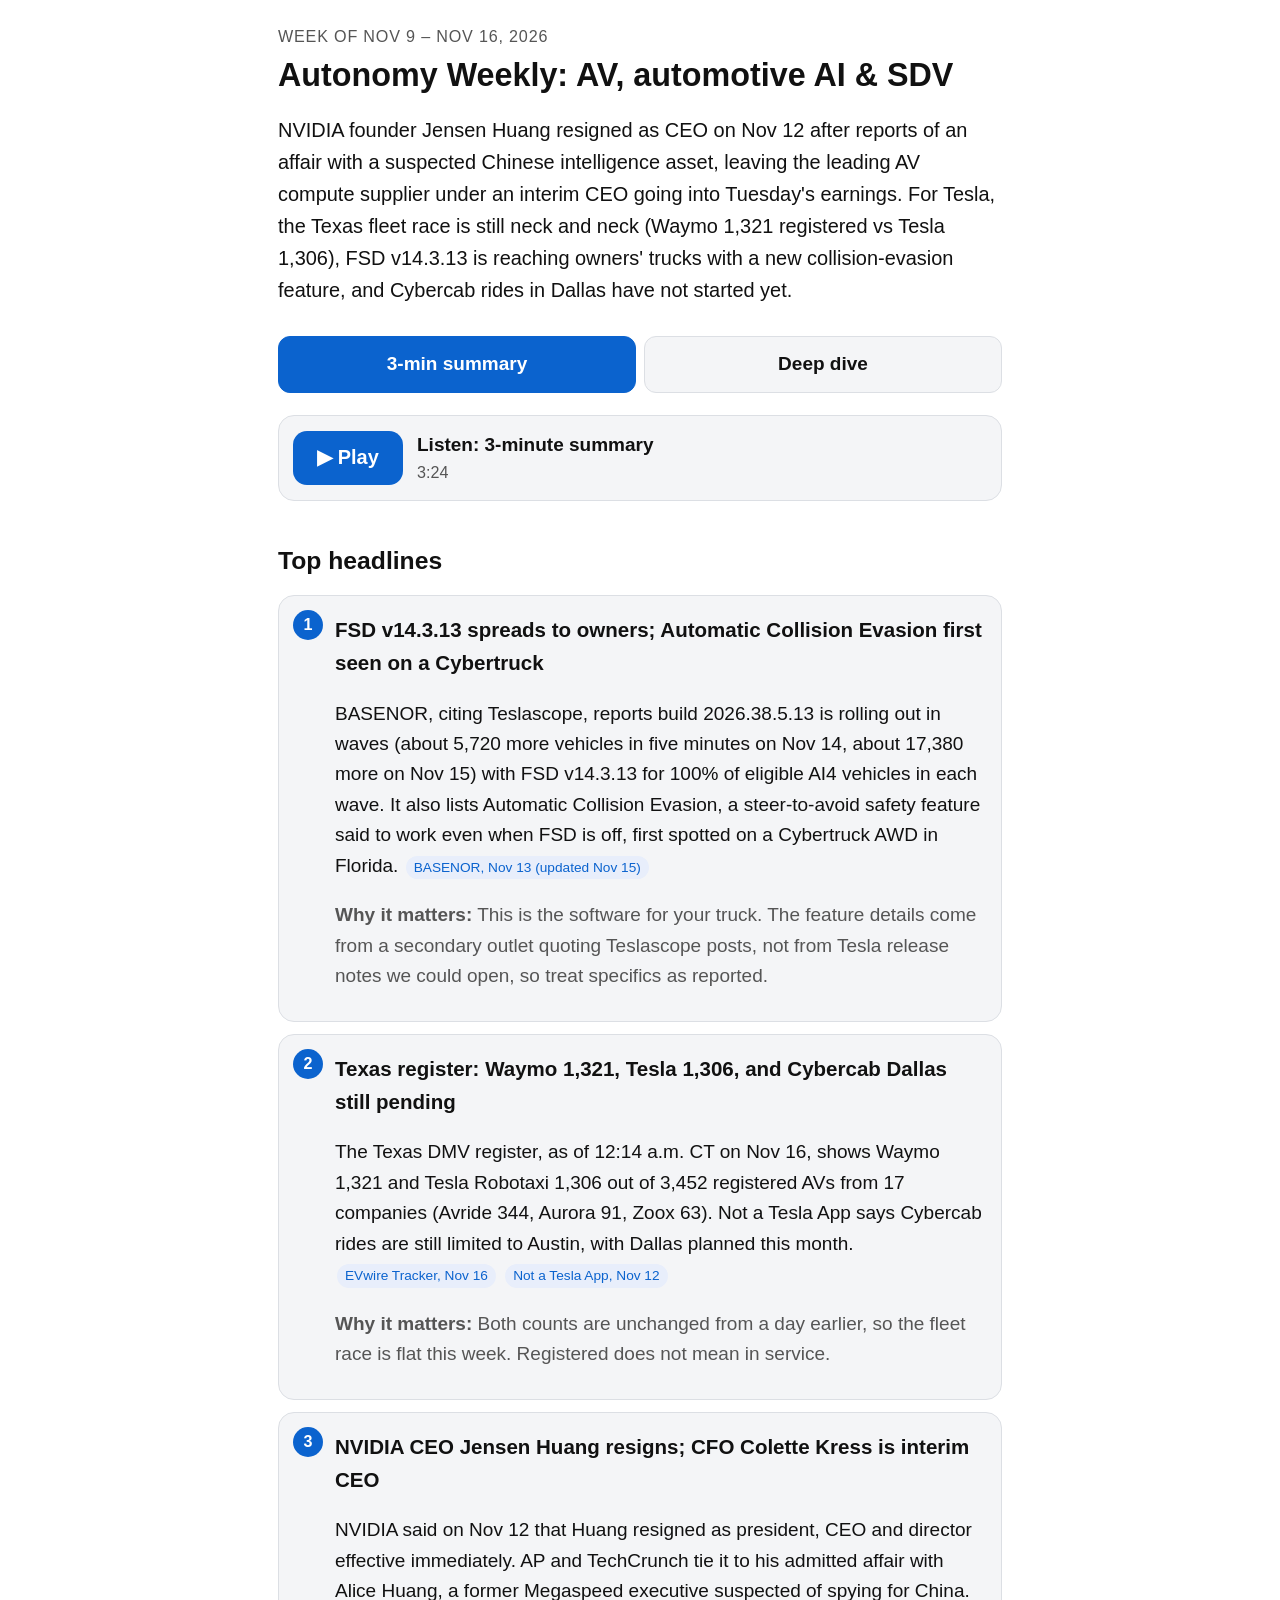
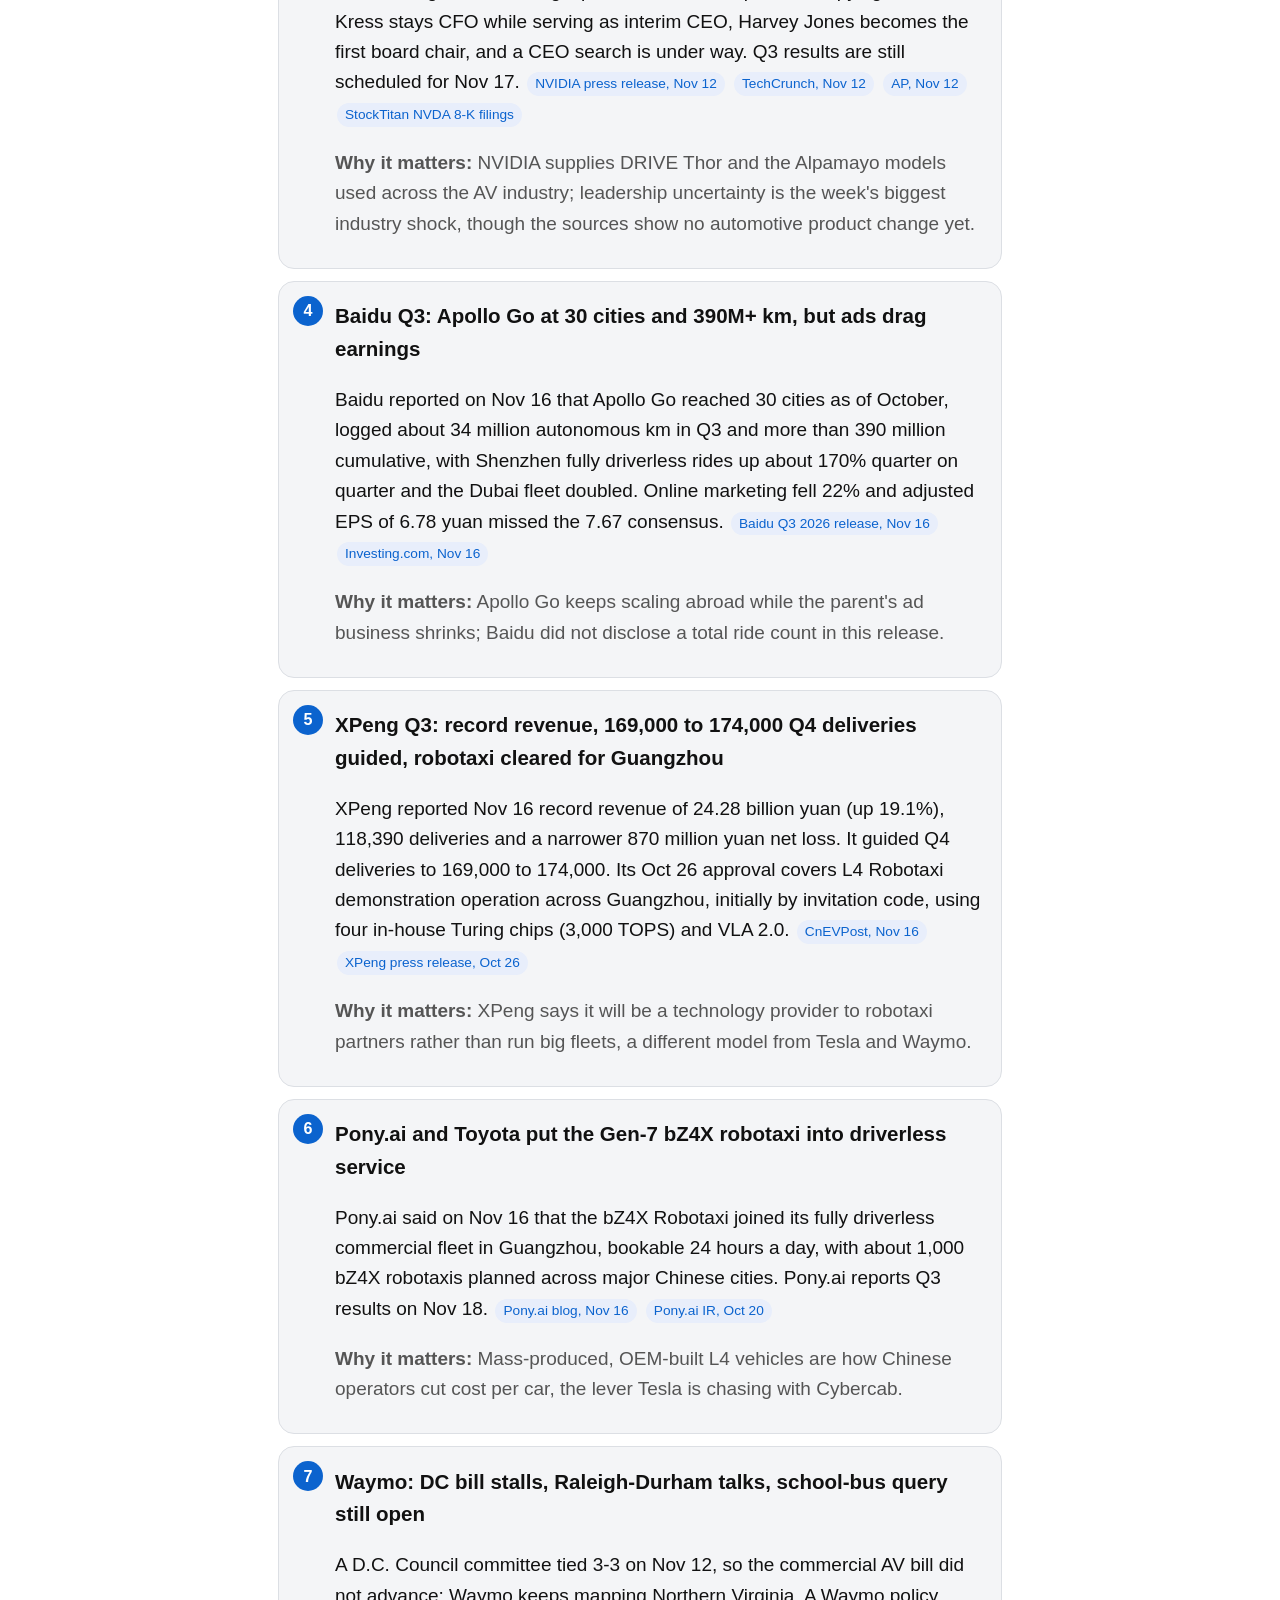
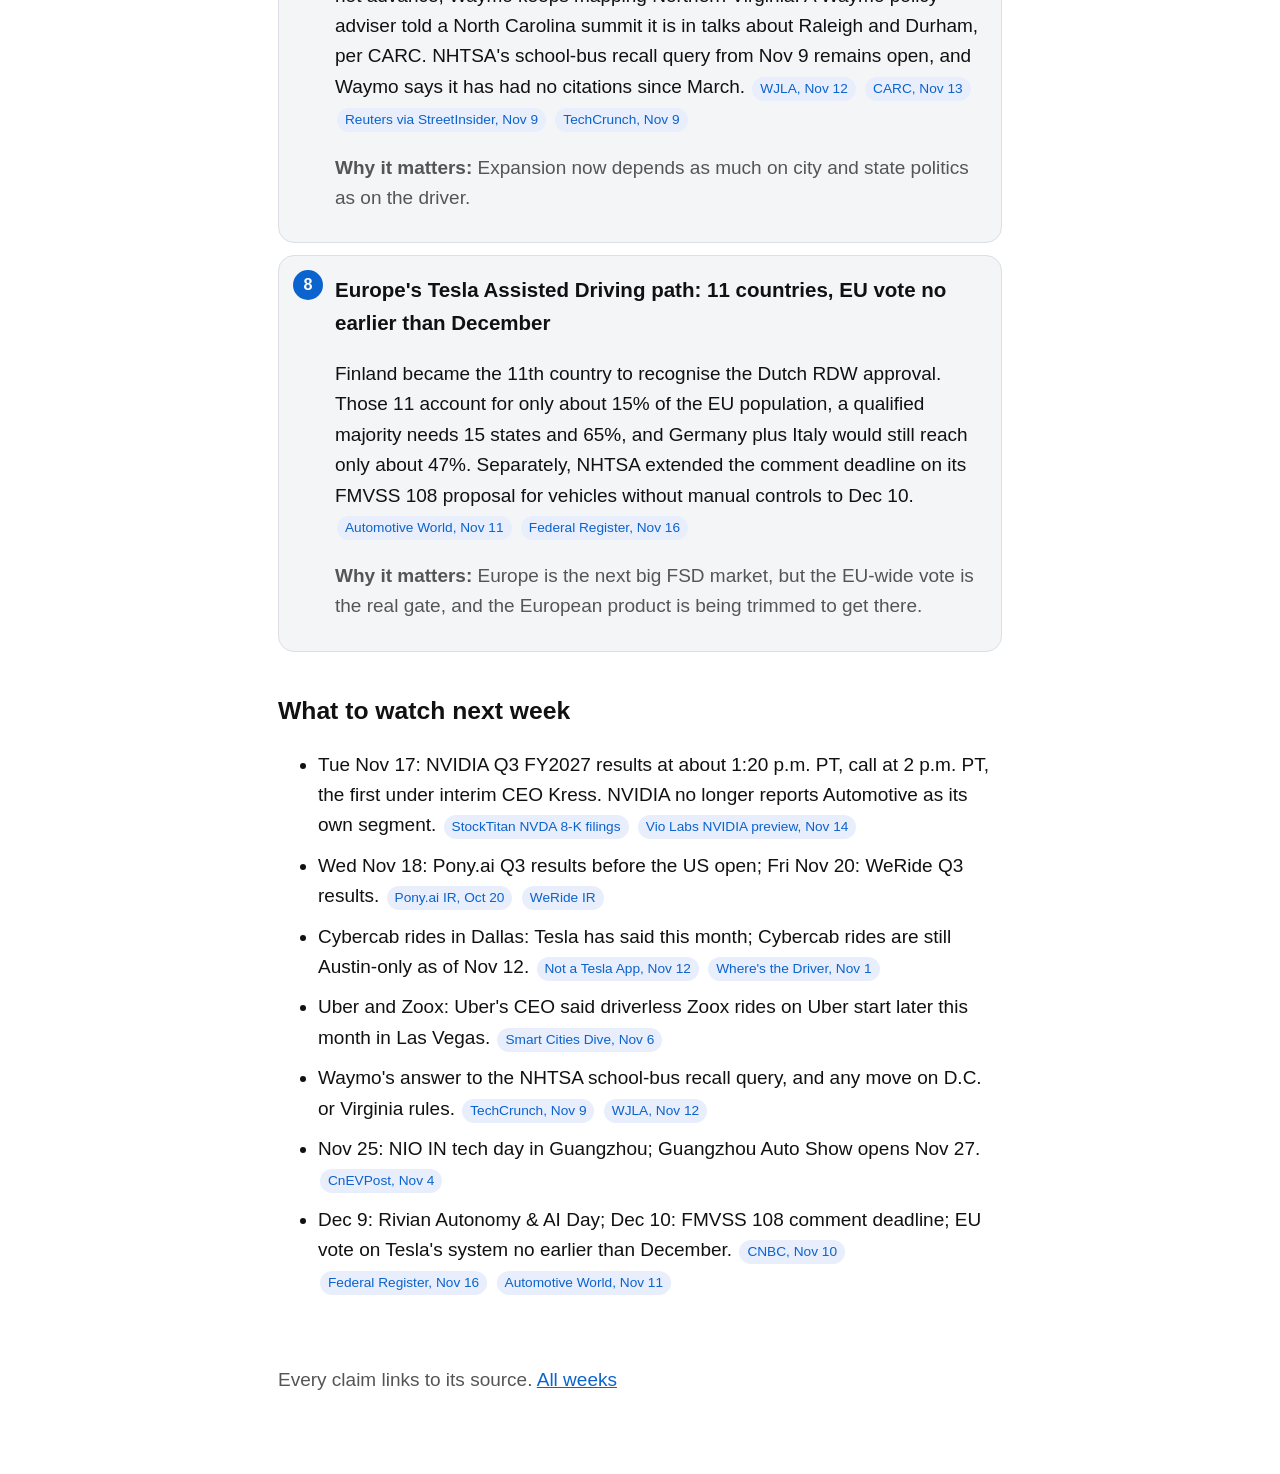
<file: 2026-11-16/index.html>
<!doctype html><html lang="en"><head><meta charset="utf-8">
<meta name="viewport" content="width=device-width,initial-scale=1"><meta name="color-scheme" content="light dark">
<title>Autonomy Weekly: AV, automotive AI &amp; SDV · Nov 9 – Nov 16, 2026</title><link rel="stylesheet" href="../style.css"></head><body>
<header><p class="kicker">Week of Nov 9 – Nov 16, 2026</p><h1>Autonomy Weekly: AV, automotive AI &amp; SDV</h1><p class="lead">NVIDIA founder Jensen Huang resigned as CEO on Nov 12 after reports of an affair with a suspected Chinese intelligence asset, leaving the leading AV compute supplier under an interim CEO going into Tuesday&#x27;s earnings. For Tesla, the Texas fleet race is still neck and neck (Waymo 1,321 registered vs Tesla 1,306), FSD v14.3.13 is reaching owners&#x27; trucks with a new collision-evasion feature, and Cybercab rides in Dallas have not started yet.</p>
<nav class="tabs" role="tablist"><button class="tab on" data-v="sum">3-min summary</button><button class="tab" data-v="deep">Deep dive</button></nav></header>
<main>
<div id="v-sum" class="view"><div class="player"><button class="play" data-a="summary" aria-label="Play Listen: 3-minute summary">▶ Play</button>
<div class="pmeta"><b>Listen: 3-minute summary</b><span id="t-summary">3:24</span></div>
<audio id="a-summary" src="summary.mp3" preload="none"></audio></div>
<h2>Top headlines</h2><article class="card"><div class="num">1</div><h3>FSD v14.3.13 spreads to owners; Automatic Collision Evasion first seen on a Cybertruck</h3><p>BASENOR, citing Teslascope, reports build 2026.38.5.13 is rolling out in waves (about 5,720 more vehicles in five minutes on Nov 14, about 17,380 more on Nov 15) with FSD v14.3.13 for 100% of eligible AI4 vehicles in each wave. It also lists Automatic Collision Evasion, a steer-to-avoid safety feature said to work even when FSD is off, first spotted on a Cybertruck AWD in Florida. <a class="src" href="https://www.basenor.com/blogs/news/tesla-update-2026-38-5-13" target="_blank" rel="noopener">BASENOR, Nov 13 (updated Nov 15)</a></p><p class="why"><b>Why it matters:</b> This is the software for your truck. The feature details come from a secondary outlet quoting Teslascope posts, not from Tesla release notes we could open, so treat specifics as reported.</p></article><article class="card"><div class="num">2</div><h3>Texas register: Waymo 1,321, Tesla 1,306, and Cybercab Dallas still pending</h3><p>The Texas DMV register, as of 12:14 a.m. CT on Nov 16, shows Waymo 1,321 and Tesla Robotaxi 1,306 out of 3,452 registered AVs from 17 companies (Avride 344, Aurora 91, Zoox 63). Not a Tesla App says Cybercab rides are still limited to Austin, with Dallas planned this month. <a class="src" href="https://tracker.evwire.com/charts/operators" target="_blank" rel="noopener">EVwire Tracker, Nov 16</a> <a class="src" href="https://www.notateslaapp.com/news/4991/tesla-robotaxi-now-runs-247-in-every-city" target="_blank" rel="noopener">Not a Tesla App, Nov 12</a></p><p class="why"><b>Why it matters:</b> Both counts are unchanged from a day earlier, so the fleet race is flat this week. Registered does not mean in service.</p></article><article class="card"><div class="num">3</div><h3>NVIDIA CEO Jensen Huang resigns; CFO Colette Kress is interim CEO</h3><p>NVIDIA said on Nov 12 that Huang resigned as president, CEO and director effective immediately. AP and TechCrunch tie it to his admitted affair with Alice Huang, a former Megaspeed executive suspected of spying for China. Kress stays CFO while serving as interim CEO, Harvey Jones becomes the first board chair, and a CEO search is under way. Q3 results are still scheduled for Nov 17. <a class="src" href="https://investor.nvidia.com/news/press-release-details/2026/NVIDIA-Announces-CEO-Transition/" target="_blank" rel="noopener">NVIDIA press release, Nov 12</a> <a class="src" href="https://techcrunch.com/2026/11/12/nvidias-jensen-huang-resigns-chipmaker-names-cfo-colette-kress-as-interim-ceo/" target="_blank" rel="noopener">TechCrunch, Nov 12</a> <a class="src" href="https://apnews.com/article/jensen-huang-resigns-nvidia-017d4af2ad194ec2981d661663da9f9b" target="_blank" rel="noopener">AP, Nov 12</a> <a class="src" href="https://www.stocktitan.net/sec-filings/NVDA/8-k.html" target="_blank" rel="noopener">StockTitan NVDA 8-K filings</a></p><p class="why"><b>Why it matters:</b> NVIDIA supplies DRIVE Thor and the Alpamayo models used across the AV industry; leadership uncertainty is the week&#x27;s biggest industry shock, though the sources show no automotive product change yet.</p></article><article class="card"><div class="num">4</div><h3>Baidu Q3: Apollo Go at 30 cities and 390M+ km, but ads drag earnings</h3><p>Baidu reported on Nov 16 that Apollo Go reached 30 cities as of October, logged about 34 million autonomous km in Q3 and more than 390 million cumulative, with Shenzhen fully driverless rides up about 170% quarter on quarter and the Dubai fleet doubled. Online marketing fell 22% and adjusted EPS of 6.78 yuan missed the 7.67 consensus. <a class="src" href="https://www.prnewswire.com/news-releases/baidu-announces-third-quarter-2026-results-302940183.html" target="_blank" rel="noopener">Baidu Q3 2026 release, Nov 16</a> <a class="src" href="https://www.investing.com/news/earnings/baidu-q3-adjusted-profit-misses-as-ad-slump-outweighs-ai-cloud-surge-5028770" target="_blank" rel="noopener">Investing.com, Nov 16</a></p><p class="why"><b>Why it matters:</b> Apollo Go keeps scaling abroad while the parent&#x27;s ad business shrinks; Baidu did not disclose a total ride count in this release.</p></article><article class="card"><div class="num">5</div><h3>XPeng Q3: record revenue, 169,000 to 174,000 Q4 deliveries guided, robotaxi cleared for Guangzhou</h3><p>XPeng reported Nov 16 record revenue of 24.28 billion yuan (up 19.1%), 118,390 deliveries and a narrower 870 million yuan net loss. It guided Q4 deliveries to 169,000 to 174,000. Its Oct 26 approval covers L4 Robotaxi demonstration operation across Guangzhou, initially by invitation code, using four in-house Turing chips (3,000 TOPS) and VLA 2.0. <a class="src" href="https://cnevpost.com/2026/11/16/xpeng-q3-2026-earnings/" target="_blank" rel="noopener">CnEVPost, Nov 16</a> <a class="src" href="https://www.xpeng.com/pressroom/news/01a1780feba5a12024aa8a02829e04fd" target="_blank" rel="noopener">XPeng press release, Oct 26</a></p><p class="why"><b>Why it matters:</b> XPeng says it will be a technology provider to robotaxi partners rather than run big fleets, a different model from Tesla and Waymo.</p></article><article class="card"><div class="num">6</div><h3>Pony.ai and Toyota put the Gen-7 bZ4X robotaxi into driverless service</h3><p>Pony.ai said on Nov 16 that the bZ4X Robotaxi joined its fully driverless commercial fleet in Guangzhou, bookable 24 hours a day, with about 1,000 bZ4X robotaxis planned across major Chinese cities. Pony.ai reports Q3 results on Nov 18. <a class="src" href="https://blog.pony.ai/pony-ai-and-toyota-launch-fully-driverless-commercial-services-with-gen-7-bz4x-robotaxi/" target="_blank" rel="noopener">Pony.ai blog, Nov 16</a> <a class="src" href="https://ir.pony.ai/news-releases/news-release-details/pony-ai-inc-report-third-quarter-2026-financial-results-november" target="_blank" rel="noopener">Pony.ai IR, Oct 20</a></p><p class="why"><b>Why it matters:</b> Mass-produced, OEM-built L4 vehicles are how Chinese operators cut cost per car, the lever Tesla is chasing with Cybercab.</p></article><article class="card"><div class="num">7</div><h3>Waymo: DC bill stalls, Raleigh-Durham talks, school-bus query still open</h3><p>A D.C. Council committee tied 3-3 on Nov 12, so the commercial AV bill did not advance; Waymo keeps mapping Northern Virginia. A Waymo policy adviser told a North Carolina summit it is in talks about Raleigh and Durham, per CARC. NHTSA&#x27;s school-bus recall query from Nov 9 remains open, and Waymo says it has had no citations since March. <a class="src" href="https://wjla.com/news/local/waymo-hits-roadblock-dc-driverless-cars-robotaxis-washington-council-northern-virginia-arlington-alexandria-janeese-lewis-george-transportation-labor-protections-public-safety" target="_blank" rel="noopener">WJLA, Nov 12</a> <a class="src" href="https://www.carc.com/news/waymo-raleigh-durham-talks-november-2026" target="_blank" rel="noopener">CARC, Nov 13</a> <a class="src" href="https://www.streetinsider.com/Reuters/US+opens+new+probe+into+Waymo+vehicles+over+school+bus+safety+violations/27310395.html" target="_blank" rel="noopener">Reuters via StreetInsider, Nov 9</a> <a class="src" href="https://techcrunch.com/2026/11/09/waymo-robotaxis-kept-illegally-passing-school-buses-after-software-fix-feds-say/" target="_blank" rel="noopener">TechCrunch, Nov 9</a></p><p class="why"><b>Why it matters:</b> Expansion now depends as much on city and state politics as on the driver.</p></article><article class="card"><div class="num">8</div><h3>Europe&#x27;s Tesla Assisted Driving path: 11 countries, EU vote no earlier than December</h3><p>Finland became the 11th country to recognise the Dutch RDW approval. Those 11 account for only about 15% of the EU population, a qualified majority needs 15 states and 65%, and Germany plus Italy would still reach only about 47%. Separately, NHTSA extended the comment deadline on its FMVSS 108 proposal for vehicles without manual controls to Dec 10. <a class="src" href="https://www.automotiveworld.com/news/tesla-wins-finland-fsd-still-lacks-the-eus-biggest-votes/" target="_blank" rel="noopener">Automotive World, Nov 11</a> <a class="src" href="https://www.federalregister.gov/documents/2026/11/16/2026-23239/federal-motor-vehicle-safety-standards-modernization-of-fmvss-no-108-to-accommodate-ads-equipped" target="_blank" rel="noopener">Federal Register, Nov 16</a></p><p class="why"><b>Why it matters:</b> Europe is the next big FSD market, but the EU-wide vote is the real gate, and the European product is being trimmed to get there.</p></article>
<h2>What to watch next week</h2><ul><li>Tue Nov 17: NVIDIA Q3 FY2027 results at about 1:20 p.m. PT, call at 2 p.m. PT, the first under interim CEO Kress. NVIDIA no longer reports Automotive as its own segment. <a class="src" href="https://www.stocktitan.net/sec-filings/NVDA/8-k.html" target="_blank" rel="noopener">StockTitan NVDA 8-K filings</a> <a class="src" href="https://violabs.co.uk/notes/nvidia-q3-fiscal-2027-results-preview/" target="_blank" rel="noopener">Vio Labs NVIDIA preview, Nov 14</a></li><li>Wed Nov 18: Pony.ai Q3 results before the US open; Fri Nov 20: WeRide Q3 results. <a class="src" href="https://ir.pony.ai/news-releases/news-release-details/pony-ai-inc-report-third-quarter-2026-financial-results-november" target="_blank" rel="noopener">Pony.ai IR, Oct 20</a> <a class="src" href="https://ir.weride.ai/news-releases/news-release-details/weride-report-third-quarter-2026-financial-results-friday" target="_blank" rel="noopener">WeRide IR</a></li><li>Cybercab rides in Dallas: Tesla has said this month; Cybercab rides are still Austin-only as of Nov 12. <a class="src" href="https://www.notateslaapp.com/news/4991/tesla-robotaxi-now-runs-247-in-every-city" target="_blank" rel="noopener">Not a Tesla App, Nov 12</a> <a class="src" href="https://wheresthedriver.com/news/2026/11/01/tesla-plans-dallas-cybercab-rides/" target="_blank" rel="noopener">Where&#x27;s the Driver, Nov 1</a></li><li>Uber and Zoox: Uber&#x27;s CEO said driverless Zoox rides on Uber start later this month in Las Vegas. <a class="src" href="https://www.smartcitiesdive.com/news/uber-ceo-outlines-growth-plans-for-robotaxis/873801/" target="_blank" rel="noopener">Smart Cities Dive, Nov 6</a></li><li>Waymo&#x27;s answer to the NHTSA school-bus recall query, and any move on D.C. or Virginia rules. <a class="src" href="https://techcrunch.com/2026/11/09/waymo-robotaxis-kept-illegally-passing-school-buses-after-software-fix-feds-say/" target="_blank" rel="noopener">TechCrunch, Nov 9</a> <a class="src" href="https://wjla.com/news/local/waymo-hits-roadblock-dc-driverless-cars-robotaxis-washington-council-northern-virginia-arlington-alexandria-janeese-lewis-george-transportation-labor-protections-public-safety" target="_blank" rel="noopener">WJLA, Nov 12</a></li><li>Nov 25: NIO IN tech day in Guangzhou; Guangzhou Auto Show opens Nov 27. <a class="src" href="https://cnevpost.com/2026/11/04/nio-to-hold-nio-in-2026-tech-day-nov-25-guangzhou/" target="_blank" rel="noopener">CnEVPost, Nov 4</a></li><li>Dec 9: Rivian Autonomy &amp; AI Day; Dec 10: FMVSS 108 comment deadline; EU vote on Tesla&#x27;s system no earlier than December. <a class="src" href="https://www.cnbc.com/2026/11/10/rivian-r2-autonomy-2027-rj-scaringe.html" target="_blank" rel="noopener">CNBC, Nov 10</a> <a class="src" href="https://www.federalregister.gov/documents/2026/11/16/2026-23239/federal-motor-vehicle-safety-standards-modernization-of-fmvss-no-108-to-accommodate-ads-equipped" target="_blank" rel="noopener">Federal Register, Nov 16</a> <a class="src" href="https://www.automotiveworld.com/news/tesla-wins-finland-fsd-still-lacks-the-eus-biggest-votes/" target="_blank" rel="noopener">Automotive World, Nov 11</a></li></ul></div>
<div id="v-deep" class="view" hidden><div class="player"><button class="play" data-a="deep-dive" aria-label="Play Listen: deep dive">▶ Play</button>
<div class="pmeta"><b>Listen: deep dive</b><span id="t-deep-dive">13:53</span></div>
<audio id="a-deep-dive" src="deep-dive.mp3" preload="none"></audio></div>
<section><h2>Tesla FSD &amp; Robotaxi</h2><ul><li>FSD v14.3.13. Build 2026.38.5.13 was first spotted on a Cybertruck AWD in Florida on Nov 13 and, per Teslascope counts quoted by BASENOR, reached waves of thousands of cars on Nov 14 and 15. It carries FSD v14.3.13 for eligible AI4 cars and a security update. BASENOR also lists Automatic Collision Evasion, which steers to avoid or soften an imminent collision independent of FSD; it says the feature appeared in earlier 2026.38.5.x notes. <a class="src" href="https://www.basenor.com/blogs/news/tesla-update-2026-38-5-13" target="_blank" rel="noopener">BASENOR, Nov 13 (updated Nov 15)</a></li><li>FSD v15. Not a Tesla App says Tesla planned 24/7 Robotaxi alongside a fleet-wide v15 rollout in October, that the timeline slipped by weeks, and that Tesla has not said whether v15 now runs on the whole Robotaxi fleet. <a class="src" href="https://www.notateslaapp.com/news/4991/tesla-robotaxi-now-runs-247-in-every-city" target="_blank" rel="noopener">Not a Tesla App, Nov 12</a></li><li>Texas fleet scoreboard. As of 12:14 a.m. CT on Nov 16, Waymo had 1,321 registered AVs and Tesla Robotaxi 1,306; Avride 344 and Aurora 91 follow. The register covers 3,452 vehicles from 17 companies. <a class="src" href="https://tracker.evwire.com/charts/operators" target="_blank" rel="noopener">EVwire Tracker, Nov 16</a></li><li>24/7 detail. Hours grew from 6am-10pm in August to round the clock this week, and Musk&#x27;s grey-kitten-on-grey-tarmac night challenge explains the gradual path. Cybercab rides are still Austin-only, with Dallas planned this month. <a class="src" href="https://www.notateslaapp.com/news/4991/tesla-robotaxi-now-runs-247-in-every-city" target="_blank" rel="noopener">Not a Tesla App, Nov 12</a></li><li>Dallas Cybercab timing. Tesla said on Oct 21 that unsupervised Cybercab rides would open to the public in Dallas in November, with no exact date; Austin Cybercab rides began Sept 3. <a class="src" href="https://wheresthedriver.com/news/2026/11/01/tesla-plans-dallas-cybercab-rides/" target="_blank" rel="noopener">Where&#x27;s the Driver, Nov 1</a></li><li>Cybercab compliance. NHTSA opened audit query AQ26002 on Sept 3 into Tesla&#x27;s self-certification of the control-free Cybercab; Tesla&#x27;s response was due Oct 30 and the source found no public outcome. <a class="src" href="https://wheresthedriver.com/news/2026/11/01/tesla-plans-dallas-cybercab-rides/" target="_blank" rel="noopener">Where&#x27;s the Driver, Nov 1</a></li><li>Owner Cybercab. Tesla&#x27;s Ashok Elluswamy said a personally owned Cybercab will work unsupervised in all the same geographies as Robotaxi, serving the owner&#x27;s needs; Musk said the $299 monthly fee should be about $115. <a class="src" href="https://gettesla.com/articles/personal-cybercab-will-drive-unsupervised-in-robotaxi-zones-tesla-ai-chief-says" target="_blank" rel="noopener">GetTesla, Nov 14</a> <a class="src" href="https://indianexpress.com/article/technology/tech-news-technology/tesla-invites-select-customers-to-buy-cybercab-for-personal-use-10963999/" target="_blank" rel="noopener">Reuters via Indian Express, Nov 15</a></li><li>Musk and Cybertruck. Benzinga&#x27;s weekly roundup says Musk predicted Cybercab will dominate ride-hailing where Robotaxi can operate commercially, and that tuner Unplugged Performance offered to take over the remaining Cybertruck line and build a three-row SUV from it. <a class="src" href="https://www.benzinga.com/markets/tech/26/11/63277093/this-week-in-tsla-24-7-robotaxis-cybertruck-based-suv-10-billion-solar-bet-and-more" target="_blank" rel="noopener">Benzinga, Nov 15</a></li><li>Existing safety probe. NHTSA&#x27;s engineering analysis EA26002 (upgraded Jul 2) covers FSD&#x27;s ability to detect and alert drivers to degraded visibility such as glare, fog and dust, and cites nine crashes. It is an open investigation, not a recall. <a class="src" href="https://static.nhtsa.gov/odi/inv/2026/INIM-EA26002-14414.pdf" target="_blank" rel="noopener">NHTSA letter EA26002, Jul 2</a></li></ul></section><section><h2>Tesla vs robotaxi competitors</h2><div class="tw"><table><thead><tr><th>Operator</th><th>Where</th><th>Driverless status</th><th>Fleet</th><th>This week</th></tr></thead><tbody><tr><td>Tesla</td><td>8 US cities, all running 24/7; Cybercab rides Austin only <a class="src" href="https://www.notateslaapp.com/news/4991/tesla-robotaxi-now-runs-247-in-every-city" target="_blank" rel="noopener">Not a Tesla App, Nov 12</a></td><td>Driverless Model Y and Cybercab rides; Bay Area still supervised <a class="src" href="https://www.notateslaapp.com/news/4991/tesla-robotaxi-now-runs-247-in-every-city" target="_blank" rel="noopener">Not a Tesla App, Nov 12</a></td><td>1,306 registered in Texas (Nov 16) <a class="src" href="https://tracker.evwire.com/charts/operators" target="_blank" rel="noopener">EVwire Tracker, Nov 16</a></td><td>Cybercab Dallas still pending; FSD v14.3.13 wave <a class="src" href="https://www.notateslaapp.com/news/4991/tesla-robotaxi-now-runs-247-in-every-city" target="_blank" rel="noopener">Not a Tesla App, Nov 12</a> <a class="src" href="https://www.basenor.com/blogs/news/tesla-update-2026-38-5-13" target="_blank" rel="noopener">BASENOR, Nov 13 (updated Nov 15)</a></td></tr><tr><td>Waymo</td><td>14 US cities with public riders; reported 15 with more announced <a class="src" href="https://careers.withwaymo.com/blogs/89e712be-5d4a-48b3-a945-b60090823408/welcoming-our-first-riders-in-denver-san-diego-and-tampa" target="_blank" rel="noopener">Waymo blog, Aug 31</a> <a class="src" href="https://www.carc.com/news/waymo-raleigh-durham-talks-november-2026" target="_blank" rel="noopener">CARC, Nov 13</a></td><td>Fully driverless, paid <a class="src" href="https://careers.withwaymo.com/blogs/89e712be-5d4a-48b3-a945-b60090823408/welcoming-our-first-riders-in-denver-san-diego-and-tampa" target="_blank" rel="noopener">Waymo blog, Aug 31</a></td><td>4,000+ (Sep); 1,321 registered in Texas (Nov 16) <a class="src" href="https://techcrunch.com/2026/09/01/waymo-accelerates-robotaxi-expansion-with-launches-in-denver-san-diego-and-tampa/" target="_blank" rel="noopener">TechCrunch, Sep 1</a> <a class="src" href="https://tracker.evwire.com/charts/operators" target="_blank" rel="noopener">EVwire Tracker, Nov 16</a></td><td>DC bill stalled 3-3; Raleigh-Durham talks; NHTSA query open <a class="src" href="https://wjla.com/news/local/waymo-hits-roadblock-dc-driverless-cars-robotaxis-washington-council-northern-virginia-arlington-alexandria-janeese-lewis-george-transportation-labor-protections-public-safety" target="_blank" rel="noopener">WJLA, Nov 12</a> <a class="src" href="https://www.carc.com/news/waymo-raleigh-durham-talks-november-2026" target="_blank" rel="noopener">CARC, Nov 13</a> <a class="src" href="https://techcrunch.com/2026/11/09/waymo-robotaxis-kept-illegally-passing-school-buses-after-software-fix-feds-say/" target="_blank" rel="noopener">TechCrunch, Nov 9</a></td></tr><tr><td>Zoox</td><td>Public in Las Vegas (Strip, Downtown, Arts District); Atlanta employee rides <a class="src" href="https://www.driverless.news/article/zoox-las-vegas-downtown-arts-district" target="_blank" rel="noopener">Driverless.news, Nov 12</a> <a class="src" href="https://zoox.com/journal/atlanta-expansion-robotaxi" target="_blank" rel="noopener">Zoox, Nov 13</a></td><td>Driverless, purpose-built; paid in Las Vegas since August <a class="src" href="https://www.driverless.news/article/zoox-las-vegas-downtown-arts-district" target="_blank" rel="noopener">Driverless.news, Nov 12</a></td><td>63 registered in Texas; about 150 nationally per CEO <a class="src" href="https://tracker.evwire.com/charts/operators" target="_blank" rel="noopener">EVwire Tracker, Nov 16</a> <a class="src" href="https://exa.ai/library/podcast/sqnfbmn3j3f/episode/mlp0lwbtx2c" target="_blank" rel="noopener">WSJ Tech News Briefing transcript, Nov 11</a></td><td>6am-3am Vegas hours; Uber rides planned later this month <a class="src" href="https://www.driverless.news/article/zoox-las-vegas-downtown-arts-district" target="_blank" rel="noopener">Driverless.news, Nov 12</a> <a class="src" href="https://www.smartcitiesdive.com/news/uber-ceo-outlines-growth-plans-for-robotaxis/873801/" target="_blank" rel="noopener">Smart Cities Dive, Nov 6</a></td></tr><tr><td>Baidu Apollo Go</td><td>30 cities (Oct); Dubai, Hong Kong, London testing <a class="src" href="https://www.prnewswire.com/news-releases/baidu-announces-third-quarter-2026-results-302940183.html" target="_blank" rel="noopener">Baidu Q3 2026 release, Nov 16</a></td><td>390M+ fully autonomous km cumulative; Dubai fully driverless commercial <a class="src" href="https://www.prnewswire.com/news-releases/baidu-announces-third-quarter-2026-results-302940183.html" target="_blank" rel="noopener">Baidu Q3 2026 release, Nov 16</a></td><td>Not stated in the release</td><td>Q3 results Nov 16: Shenzhen driverless rides +170% QoQ <a class="src" href="https://www.prnewswire.com/news-releases/baidu-announces-third-quarter-2026-results-302940183.html" target="_blank" rel="noopener">Baidu Q3 2026 release, Nov 16</a></td></tr><tr><td>Pony.ai</td><td>China core cities; Zagreb; Doha; Manchester mapping <a class="src" href="https://blog.pony.ai/scaling-autonomous-mobility-pony-ai-ceo-james-peng-on-global-expansion-partnerships-and-the-economics-of-robotaxis/" target="_blank" rel="noopener">Pony.ai blog, Nov 5</a> <a class="src" href="https://thetab.com/2026/11/12/self-driving-taxis-are-coming-to-manchester-heres-what-we-know" target="_blank" rel="noopener">The Manchester Tab, Nov 12</a></td><td>bZ4X Robotaxi in fully driverless commercial service in Guangzhou <a class="src" href="https://blog.pony.ai/pony-ai-and-toyota-launch-fully-driverless-commercial-services-with-gen-7-bz4x-robotaxi/" target="_blank" rel="noopener">Pony.ai blog, Nov 16</a></td><td>Target 3,500+ by end-2026 (stated earlier) <a class="src" href="https://blog.pony.ai/scaling-autonomous-mobility-pony-ai-ceo-james-peng-on-global-expansion-partnerships-and-the-economics-of-robotaxis/" target="_blank" rel="noopener">Pony.ai blog, Nov 5</a></td><td>Toyota bZ4X launch Nov 16; Q3 results Nov 18 <a class="src" href="https://blog.pony.ai/pony-ai-and-toyota-launch-fully-driverless-commercial-services-with-gen-7-bz4x-robotaxi/" target="_blank" rel="noopener">Pony.ai blog, Nov 16</a> <a class="src" href="https://ir.pony.ai/news-releases/news-release-details/pony-ai-inc-report-third-quarter-2026-financial-results-november" target="_blank" rel="noopener">Pony.ai IR, Oct 20</a></td></tr><tr><td>WeRide</td><td>13 countries, 60+ cities <a class="src" href="https://www.just-auto.com/news/weride-unveils-insurance-partnership-for-autonomous-vehicles/" target="_blank" rel="noopener">Just Auto, Nov 2</a></td><td>Driverless commercial in Beijing, Guangzhou, Abu Dhabi, Dubai <a class="src" href="https://www.just-auto.com/news/weride-unveils-insurance-partnership-for-autonomous-vehicles/" target="_blank" rel="noopener">Just Auto, Nov 2</a></td><td>About 3,600 AVs including 1,800+ robotaxis <a class="src" href="https://www.just-auto.com/news/weride-unveils-insurance-partnership-for-autonomous-vehicles/" target="_blank" rel="noopener">Just Auto, Nov 2</a></td><td>Global insurance program (Nov 2); Q3 results Nov 20 <a class="src" href="https://www.just-auto.com/news/weride-unveils-insurance-partnership-for-autonomous-vehicles/" target="_blank" rel="noopener">Just Auto, Nov 2</a> <a class="src" href="https://ir.weride.ai/news-releases/news-release-details/weride-report-third-quarter-2026-financial-results-friday" target="_blank" rel="noopener">WeRide IR</a></td></tr></tbody></table></div></section><section><h2>Tesla FSD vs consumer driver-assist rivals</h2><div class="tw"><table><thead><tr><th>System</th><th>What it does today</th><th>Next step</th></tr></thead><tbody><tr><td>Tesla FSD (Supervised) v14.3.13</td><td>Point-to-point, hands-free incl. city streets; subscription-only in North America; 1.74M subscribers in Q3; Automatic Collision Evasion reported in 2026.38.5.13 <a class="src" href="https://teslascope.com/software/full-self-driving/14.3.13" target="_blank" rel="noopener">Teslascope</a> <a class="src" href="https://www.notateslaapp.com/news/4988/exclusive-musk-cut-basic-autopilot-from-new-vehicles-to-boost-fsd-subscriptions" target="_blank" rel="noopener">Not a Tesla App, Nov 11</a> <a class="src" href="https://insideevs.com/features/814729/mercedes-drive-assist-pro/" target="_blank" rel="noopener">InsideEVs, Nov 9</a> <a class="src" href="https://www.basenor.com/blogs/news/tesla-update-2026-38-5-13" target="_blank" rel="noopener">BASENOR, Nov 13 (updated Nov 15)</a></td><td>EU vote no earlier than December; NHTSA visibility engineering analysis EA26002 open <a class="src" href="https://www.automotiveworld.com/news/tesla-wins-finland-fsd-still-lacks-the-eus-biggest-votes/" target="_blank" rel="noopener">Automotive World, Nov 11</a> <a class="src" href="https://static.nhtsa.gov/odi/inv/2026/INIM-EA26002-14414.pdf" target="_blank" rel="noopener">NHTSA letter EA26002, Jul 2</a></td></tr><tr><td>GM Super Cruise</td><td>Hands-free on mapped highways; about 750,000 enabled vehicles in North America <a class="src" href="https://insideevs.com/news/814815/gm-super-cruise-cadillac-europe/" target="_blank" rel="noopener">InsideEVs, Nov 9</a></td><td>Europe from mid-December; eyes-off targeted for 2028 <a class="src" href="https://insideevs.com/news/814815/gm-super-cruise-cadillac-europe/" target="_blank" rel="noopener">InsideEVs, Nov 9</a> <a class="src" href="https://www.cnbc.com/2026/10/12/cramer-gm-eyes-off-driving-2028.html" target="_blank" rel="noopener">CNBC, Oct 12</a></td></tr><tr><td>Rivian</td><td>Hands-free highway assist; invitation-only Autonomy Early Access program for Gen 2 R1 and R2 owners <a class="src" href="https://ev.com/news/rivian-opens-early-access-to-point-to-point-hands-free-driving" target="_blank" rel="noopener">EV.com, Oct 21</a></td><td>Point-to-point hands-free for employees then customers in coming weeks and months; Dec 9 event; broader release 2027 <a class="src" href="https://www.cnbc.com/2026/11/10/rivian-r2-autonomy-2027-rj-scaringe.html" target="_blank" rel="noopener">CNBC, Nov 10</a> <a class="src" href="https://ev.com/news/rivian-opens-early-access-to-point-to-point-hands-free-driving" target="_blank" rel="noopener">EV.com, Oct 21</a></td></tr><tr><td>Mercedes MB.Drive Assist Pro</td><td>Point-to-point L2; hands-free on highways, hand on wheel in cities <a class="src" href="https://insideevs.com/features/814729/mercedes-drive-assist-pro/" target="_blank" rel="noopener">InsideEVs, Nov 9</a></td><td>Broad rollout early next year, incl. OTA for eligible cars <a class="src" href="https://insideevs.com/features/814729/mercedes-drive-assist-pro/" target="_blank" rel="noopener">InsideEVs, Nov 9</a></td></tr><tr><td>BMW</td><td>City Assistant stops/starts at lights <a class="src" href="https://newsroom.bmwgroup.com/global/bmw-to-expand-urban-driver-assistance-functions-from-2027/" target="_blank" rel="noopener">BMW Group, Nov 2</a></td><td>Navigation-guided city L2 in Germany from 2027 <a class="src" href="https://newsroom.bmwgroup.com/global/bmw-to-expand-urban-driver-assistance-functions-from-2027/" target="_blank" rel="noopener">BMW Group, Nov 2</a></td></tr><tr><td>Huawei ADS 5</td><td>Standard on all variants of the updated Aito M8 (from 379,800 yuan), on an architecture designed for L3 <a class="src" href="https://cnevpost.com/2026/11/13/aito-launches-updated-m8/" target="_blank" rel="noopener">CnEVPost, Nov 13</a></td><td>Seres now leads Aito manufacturing and sales; Huawei keeps core technology <a class="src" href="https://cnevpost.com/2026/11/13/aito-launches-updated-m8/" target="_blank" rel="noopener">CnEVPost, Nov 13</a></td></tr><tr><td>BYD God&#x27;s Eye</td><td>Denza N8 (Nov 12) lists lidar-based God&#x27;s Eye B and 5.0 with city and highway navigation assist, from 269,900 yuan <a class="src" href="https://chinaaiwire.com/news/denza-n8-launch-driver-assistance-gods-eye-20261112" target="_blank" rel="noopener">China AI Wire, Nov 12</a></td><td>Launch claims only; no independent driving test in the source <a class="src" href="https://chinaaiwire.com/news/denza-n8-launch-driver-assistance-gods-eye-20261112" target="_blank" rel="noopener">China AI Wire, Nov 12</a></td></tr><tr><td>Li Auto</td><td>OTA 9.2 (Nov 6) adds a 3D ViT perception model and Apple CarPlay <a class="src" href="https://sdvsector.com/news/2026-11-09-li-auto-ota-9-2-3d-vit-perception-carplay" target="_blank" rel="noopener">SDV Sector, Nov 9</a></td><td>CEO said it brings Mach VLA 2.5; model-by-model rollout not confirmed by Li Auto <a class="src" href="https://sdvsector.com/news/2026-11-09-li-auto-ota-9-2-3d-vit-perception-carplay" target="_blank" rel="noopener">SDV Sector, Nov 9</a></td></tr></tbody></table></div></section><section><h2>Robotaxi &amp; L4 (beyond Tesla)</h2><ul><li>Waymo and NHTSA: the Nov 9 recall query covers nearly 3,000 vehicles; Austin ISD documented 19 violations, five after the software fix, and Waymo says no citations since March. <a class="src" href="https://www.streetinsider.com/Reuters/US+opens+new+probe+into+Waymo+vehicles+over+school+bus+safety+violations/27310395.html" target="_blank" rel="noopener">Reuters via StreetInsider, Nov 9</a> <a class="src" href="https://techcrunch.com/2026/11/09/waymo-robotaxis-kept-illegally-passing-school-buses-after-software-fix-feds-say/" target="_blank" rel="noopener">TechCrunch, Nov 9</a></li><li>Waymo politics: the D.C. Council transportation committee tied 3-3 on Nov 12, stalling the commercial AV bill; Waymo is mapping Arlington and Alexandria with human drivers but says it has no plans for commercial service in Virginia yet. <a class="src" href="https://wjla.com/news/local/waymo-hits-roadblock-dc-driverless-cars-robotaxis-washington-council-northern-virginia-arlington-alexandria-janeese-lewis-george-transportation-labor-protections-public-safety" target="_blank" rel="noopener">WJLA, Nov 12</a></li><li>Waymo growth: CARC reports a policy adviser said it serves 15 US cities, has announced 18 more, has driven about 270 million autonomous miles, and is in talks on Raleigh and Durham, with Charlotte expected by late 2027. <a class="src" href="https://www.carc.com/news/waymo-raleigh-durham-talks-november-2026" target="_blank" rel="noopener">CARC, Nov 13</a></li><li>Waymo winter: Waymo published how its driver handles snow and ice with sensor heaters and wipers, and may shrink or pause service when conditions leave the validated range. <a class="src" href="https://autonomous-mobility-briefing.ghost.io/autonomous-mobility-briefing-newsletter-kw46/" target="_blank" rel="noopener">Autonomous Mobility Briefing KW46, Nov 12</a></li><li>Zoox: service reached Downtown and the Arts District on Nov 11, runs 6am to 3am, and a newer vehicle is on the road; Zoox also signed to be the Las Vegas Grand Prix&#x27;s ride-hail partner, with rides from 2027. <a class="src" href="https://www.driverless.news/article/zoox-las-vegas-downtown-arts-district" target="_blank" rel="noopener">Driverless.news, Nov 12</a></li><li>Baidu Apollo Go: 30 cities, about 34 million autonomous km in Q3, 390M+ cumulative; Dubai fleet doubled; London testing with Uber and Lyft; Hong Kong airport-island driverless testing. <a class="src" href="https://www.prnewswire.com/news-releases/baidu-announces-third-quarter-2026-results-302940183.html" target="_blank" rel="noopener">Baidu Q3 2026 release, Nov 16</a></li><li>Pony.ai: Toyota bZ4X Robotaxi in Guangzhou driverless service on Nov 16, first mass-produced unit built Feb 2026, about 1,000 planned. <a class="src" href="https://blog.pony.ai/pony-ai-and-toyota-launch-fully-driverless-commercial-services-with-gen-7-bz4x-robotaxi/" target="_blank" rel="noopener">Pony.ai blog, Nov 16</a></li><li>WeRide: about 3,600 AVs including 1,800+ robotaxis in 13 countries; a global insurance program with Allianz Singapore and Ping An launched Nov 2; Singapore&#x27;s Ai.R shuttle has served 13,000+ riders. <a class="src" href="https://www.just-auto.com/news/weride-unveils-insurance-partnership-for-autonomous-vehicles/" target="_blank" rel="noopener">Just Auto, Nov 2</a></li><li>Europe L4: Einride and Lorenz started four cab-less trucks at a private factory site in Neunburg vorm Wald, Germany, and Munich&#x27;s MINGA automated bus carries passengers from Nov 17 with safety staff aboard. <a class="src" href="https://autonomous-mobility-briefing.ghost.io/autonomous-mobility-briefing-newsletter-kw46/" target="_blank" rel="noopener">Autonomous Mobility Briefing KW46, Nov 12</a></li></ul></section><section><h2>Consumer ADAS / L2+</h2><ul><li>Rivian: Autonomy Early Access is invitation-only for Gen 2 R1 and R2 owners on Autonomy+ ($49.99 a month or $2,500 lifetime), starting in California and Florida; CEO RJ Scaringe says point-to-point comes to employees then customers in coming weeks, with Uber AVs by 2028. <a class="src" href="https://ev.com/news/rivian-opens-early-access-to-point-to-point-hands-free-driving" target="_blank" rel="noopener">EV.com, Oct 21</a> <a class="src" href="https://www.cnbc.com/2026/11/10/rivian-r2-autonomy-2027-rj-scaringe.html" target="_blank" rel="noopener">CNBC, Nov 10</a></li><li>Huawei and Aito: the updated M8 launched Nov 13 from 379,800 yuan with Qiankun ADS 5 standard on every variant; Seres takes over manufacturing and sales while Huawei keeps core tech and design. <a class="src" href="https://cnevpost.com/2026/11/13/aito-launches-updated-m8/" target="_blank" rel="noopener">CnEVPost, Nov 13</a></li><li>BYD Denza: the N8 SUV launched Nov 12 from 269,900 yuan with lidar-based God&#x27;s Eye B and 5.0 city and highway navigation assist. The report is a launch listing, not a driving test. <a class="src" href="https://chinaaiwire.com/news/denza-n8-launch-driver-assistance-gods-eye-20261112" target="_blank" rel="noopener">China AI Wire, Nov 12</a></li><li>Li Auto: OTA 9.2 went live Nov 6 with a 3D ViT perception model and Apple CarPlay; Sina Tech reported it covers the new L9, L8, L6, MEGA, i9 and 2026 i6, but Li Auto&#x27;s own release note was not found. <a class="src" href="https://sdvsector.com/news/2026-11-09-li-auto-ota-9-2-3d-vit-perception-carplay" target="_blank" rel="noopener">SDV Sector, Nov 9</a></li></ul></section><section><h2>Chips &amp; compute</h2><ul><li>NVIDIA: Huang&#x27;s resignation leaves Kress as interim CEO and CFO. China was about 8% of Q2 revenue (about $7.9 billion), per TechCrunch. NVIDIA&#x27;s Q2 report showed Edge Computing revenue of $7.2 billion and it no longer breaks out Automotive. <a class="src" href="https://techcrunch.com/2026/11/12/nvidias-jensen-huang-resigns-chipmaker-names-cfo-colette-kress-as-interim-ceo/" target="_blank" rel="noopener">TechCrunch, Nov 12</a> <a class="src" href="https://www.stocktitan.net/sec-filings/NVDA/8-k.html" target="_blank" rel="noopener">StockTitan NVDA 8-K filings</a> <a class="src" href="https://violabs.co.uk/notes/nvidia-q3-fiscal-2027-results-preview/" target="_blank" rel="noopener">Vio Labs NVIDIA preview, Nov 14</a></li><li>Mobileye: Q3 revenue was $492 million, down 2%, with guidance nudged up; CEO Shashua targets about 100 driverless vehicles near Orlando in 2027, bets on cameras plus imaging radar over LiDAR, and says VW&#x27;s CARIAD is building a second source to Mobileye. <a class="src" href="https://techtime.news/2026/11/02/mobileye-25/" target="_blank" rel="noopener">Israel Electronics News, Nov 2</a></li><li>Qualcomm and Infineon: a Nov 2 agreement adds an Infineon AURIX microcontroller safety subsystem to Snapdragon Ride and Ride Flex reference platforms for central car computers. <a class="src" href="https://www.infineon.com/press-release/2026/infpr202611-023" target="_blank" rel="noopener">Infineon, Nov 2</a></li><li>XPeng: its robotaxi runs on four in-house Turing chips delivering 3,000 TOPS with the VLA 2.0 model. <a class="src" href="https://www.xpeng.com/pressroom/news/01a1780feba5a12024aa8a02829e04fd" target="_blank" rel="noopener">XPeng press release, Oct 26</a></li></ul></section><section><h2>China</h2><ul><li>Baidu: revenue 30.8 billion yuan, down 1%; online marketing down 22%; AI cloud infrastructure up 94%; net income 1.4 billion yuan. <a class="src" href="https://www.prnewswire.com/news-releases/baidu-announces-third-quarter-2026-results-302940183.html" target="_blank" rel="noopener">Baidu Q3 2026 release, Nov 16</a> <a class="src" href="https://www.investing.com/news/earnings/baidu-q3-adjusted-profit-misses-as-ad-slump-outweighs-ai-cloud-surge-5028770" target="_blank" rel="noopener">Investing.com, Nov 16</a></li><li>XPeng: Q3 vehicle margin recovered to 13.1%, gross margin fell to 18.9%, and cash was 45.41 billion yuan; the CEO said the humanoid robot is on track for a year-end mass-production target. <a class="src" href="https://cnevpost.com/2026/11/16/xpeng-q3-2026-earnings/" target="_blank" rel="noopener">CnEVPost, Nov 16</a></li><li>XPeng robotaxi: the brand is XPENG YOYO; the company is in advanced talks with several European mobility platforms. <a class="src" href="https://www.xpeng.com/pressroom/news/01a1780feba5a12024aa8a02829e04fd" target="_blank" rel="noopener">XPeng press release, Oct 26</a></li><li>NIO: IN 2026 tech day on Nov 25 will launch AI cockpit and assisted-driving products; October deliveries of 34,246 were down 15.2% year on year. <a class="src" href="https://cnevpost.com/2026/11/04/nio-to-hold-nio-in-2026-tech-day-nov-25-guangzhou/" target="_blank" rel="noopener">CnEVPost, Nov 4</a></li></ul></section><section><h2>Regulation &amp; safety</h2><ul><li>Europe: Finland is the 11th country to recognise the Dutch approval; RDW approved a cut of the speed offset from 50% to 10% on Nov 3; the earliest EU vote is likely December; a second route via UN Regulation R171 Series 02 opens in early 2027. <a class="src" href="https://www.automotiveworld.com/news/tesla-wins-finland-fsd-still-lacks-the-eus-biggest-votes/" target="_blank" rel="noopener">Automotive World, Nov 11</a></li><li>NHTSA FMVSS 108: the comment period for a proposal easing lighting rules for vehicles without manual controls, including cyan ADS marker lamps, was extended 15 days to Dec 10. <a class="src" href="https://www.federalregister.gov/documents/2026/11/16/2026-23239/federal-motor-vehicle-safety-standards-modernization-of-fmvss-no-108-to-accommodate-ads-equipped" target="_blank" rel="noopener">Federal Register, Nov 16</a></li><li>Congress: the SELF DRIVE Act (H.R. 7390) went to the full Energy and Commerce Committee on a 12-11 subcommittee vote in February; no newer action turned up this week. <a class="src" href="https://energycommerce.house.gov/posts/cmt-subcommittee-forwards-motor-vehicle-safety-and-automotive-leadership-bills-to-full-committee" target="_blank" rel="noopener">House Energy &amp; Commerce, Feb 10</a></li><li>Waymo and NHTSA: the Nov 9 recall query replaced the October 2025 preliminary evaluation; separate NHTSA and NTSB probes follow a January incident in which a Waymo struck a child near a Santa Monica school. <a class="src" href="https://www.streetinsider.com/Reuters/US+opens+new+probe+into+Waymo+vehicles+over+school+bus+safety+violations/27310395.html" target="_blank" rel="noopener">Reuters via StreetInsider, Nov 9</a></li></ul></section><section><h2>SDV &amp; OTA</h2><ul><li>Tesla OTA: wave-based rollout of 2026.38.5.13 across the fleet; Tesla&#x27;s own notes for it were not opened here. <a class="src" href="https://www.basenor.com/blogs/news/tesla-update-2026-38-5-13" target="_blank" rel="noopener">BASENOR, Nov 13 (updated Nov 15)</a></li><li>Li Auto OTA 9.2: a 3D ViT perception model, CarPlay, and changes to fuel and electric power allocation. <a class="src" href="https://sdvsector.com/news/2026-11-09-li-auto-ota-9-2-3d-vit-perception-carplay" target="_blank" rel="noopener">SDV Sector, Nov 9</a></li><li>Central compute: Infineon and Qualcomm&#x27;s pattern pairs a high-performance SoC with a safety microcontroller for combined ADAS and cockpit computers. <a class="src" href="https://www.infineon.com/press-release/2026/infpr202611-023" target="_blank" rel="noopener">Infineon, Nov 2</a></li></ul></section><section><h2>Funding &amp; deals</h2><ul><li>Uber: expects about 700 robotaxis on its platform by year-end and 2,000+ in 2027; Zoox rides on Uber start later this month in Las Vegas. <a class="src" href="https://www.smartcitiesdive.com/news/uber-ceo-outlines-growth-plans-for-robotaxis/873801/" target="_blank" rel="noopener">Smart Cities Dive, Nov 6</a></li><li>Aurora: 500,000+ driverless miles by September; an MOU with Charger Logistics for 500 trucks through its Driver as a Service model, deliveries in 2027 and 2028. <a class="src" href="https://www.sec.gov/Archives/edgar/data/1828108/000182810826000092/aurora26q3shareholderlet.htm" target="_blank" rel="noopener">Aurora Q3 shareholder letter, Oct 28</a></li><li>Pony.ai and Toyota: a joint venture of more than RMB 1 billion formed in 2023 now yields the bZ4X robotaxi, about 1,000 vehicles planned. <a class="src" href="https://blog.pony.ai/pony-ai-and-toyota-launch-fully-driverless-commercial-services-with-gen-7-bz4x-robotaxi/" target="_blank" rel="noopener">Pony.ai blog, Nov 16</a></li><li>Las Vegas Grand Prix: Zoox is the official autonomous ride-hail partner under a multiyear deal. <a class="src" href="https://www.driverless.news/article/zoox-las-vegas-downtown-arts-district" target="_blank" rel="noopener">Driverless.news, Nov 12</a></li></ul></section>
<section><h2>Just before the window</h2><ul><li>Uber said (Nov 4) its Bay Area robotaxi launch with Nuro and Lucid slips to Q1 2027; fully driverless testing starts this quarter. <a class="src" href="https://servospace.io/news/lucid-uber-nuro-gravity-robotaxi-bay-area-launch-delayed-q1-2027" target="_blank" rel="noopener">ServoSpace, Nov 4</a> <a class="src" href="https://www.smartcitiesdive.com/news/uber-ceo-outlines-growth-plans-for-robotaxis/873801/" target="_blank" rel="noopener">Smart Cities Dive, Nov 6</a></li><li>Waymo added Torrance, El Segundo and Manhattan Beach to its 210 sq mi Los Angeles area (Nov 3). <a class="src" href="https://www.latimes.com/business/story/2026-11-03/waymo-expands-to-torrance-manhattan-beach-other-corners-of-la-county" target="_blank" rel="noopener">Los Angeles Times, Nov 3</a></li><li>Mobileye reported Q3 and outlined an Orlando robotaxi plan for 2027. <a class="src" href="https://techtime.news/2026/11/02/mobileye-25/" target="_blank" rel="noopener">Israel Electronics News, Nov 2</a></li><li>Aurora&#x27;s Q3 letter (Oct 28) reported 500,000 driverless miles and a 500-truck MOU. <a class="src" href="https://www.sec.gov/Archives/edgar/data/1828108/000182810826000092/aurora26q3shareholderlet.htm" target="_blank" rel="noopener">Aurora Q3 shareholder letter, Oct 28</a></li><li>WeRide launched a global insurance program (Nov 2). <a class="src" href="https://www.just-auto.com/news/weride-unveils-insurance-partnership-for-autonomous-vehicles/" target="_blank" rel="noopener">Just Auto, Nov 2</a></li></ul></section>
<section><h2>Analysis</h2><p class="note">Our interpretation, based on the sourced items above.</p><ul><li>NVIDIA&#x27;s leadership shock is the week&#x27;s biggest industry story; the sources show no change to automotive products yet, so Tuesday&#x27;s call under Kress is the first test of continuity.</li><li>Tesla&#x27;s fleet gap with Waymo in Texas is only 15 registered vehicles, and 24/7 operation plus the Dallas Cybercab launch are the next things that could move it.</li><li>Chinese operators are scaling through partners and mass-produced vehicles (Pony.ai with Toyota, XPeng as a technology provider, Baidu abroad), while Tesla and Waymo scale their own fleets.</li><li>Europe&#x27;s hurdle for Tesla is political arithmetic, not just software: small-country approvals do not add up to the 65% population threshold.</li></ul></section></div>
</main><footer><p>Every claim links to its source. <a href="../">All weeks</a></p></footer>
<script src="../app.js"></script></body></html>
</file>
<file: style.css>
:root{--bg:#fff;--fg:#111;--muted:#555;--card:#f4f5f7;--line:#dcdfe4;--accent:#0b63ce;--chip:#e8eefb}
@media (prefers-color-scheme:dark){:root{--bg:#0f1115;--fg:#eceef2;--muted:#a3a9b5;--card:#1a1d24;--line:#2c313b;--accent:#6aa8ff;--chip:#1e2a40}}
*{box-sizing:border-box}body{margin:0;background:var(--bg);color:var(--fg);font:19px/1.6 -apple-system,BlinkMacSystemFont,"Segoe UI",Roboto,sans-serif}
header,main,footer{max-width:760px;margin:0 auto;padding:0 18px}header{padding-top:24px}
h1{font-size:1.7em;line-height:1.2;margin:.2em 0}h2{font-size:1.3em;margin:1.6em 0 .6em}h3{font-size:1.08em;margin:.2em 0 .4em}
.kicker{color:var(--muted);margin:0;font-size:.85em;text-transform:uppercase;letter-spacing:.05em}.lead{font-size:1.05em}
.tabs{position:sticky;top:0;display:flex;gap:8px;padding:10px 0;background:var(--bg);z-index:5;flex-wrap:wrap}
.tab{flex:1;min-width:140px;font:inherit;font-weight:600;padding:12px;border-radius:12px;border:1px solid var(--line);background:var(--card);color:var(--fg)}
.tab.on{background:var(--accent);color:#fff;border-color:var(--accent)}
.player{display:flex;align-items:center;gap:14px;background:var(--card);border:1px solid var(--line);border-radius:16px;padding:14px;margin:12px 0}
.play{font:inherit;font-weight:700;font-size:1.05em;min-width:110px;min-height:54px;border-radius:14px;border:0;background:var(--accent);color:#fff}
.pmeta{display:flex;flex-direction:column}.pmeta span{color:var(--muted);font-size:.85em}
.card{position:relative;background:var(--card);border:1px solid var(--line);border-radius:16px;padding:14px 16px 10px 56px;margin:12px 0}
.num{position:absolute;left:14px;top:14px;width:30px;height:30px;border-radius:50%;background:var(--accent);color:#fff;display:grid;place-items:center;font-weight:700;font-size:.85em}
.why{color:var(--muted)}a{color:var(--accent)}
.src{display:inline-block;font-size:.72em;padding:1px 8px;margin:2px 2px;border-radius:999px;background:var(--chip);text-decoration:none;white-space:nowrap}
li{margin:.5em 0}.tw{overflow-x:auto;border:1px solid var(--line);border-radius:12px}
table{border-collapse:collapse;font-size:.8em;min-width:640px}th,td{padding:10px;border-bottom:1px solid var(--line);text-align:left;vertical-align:top}th{background:var(--card)}
.note{color:var(--muted);font-size:.9em}.cta{display:inline-block;padding:12px 16px;border-radius:12px;background:var(--accent);color:#fff;text-decoration:none;font-weight:700}
footer{color:var(--muted);padding:30px 18px 60px}
</file>
